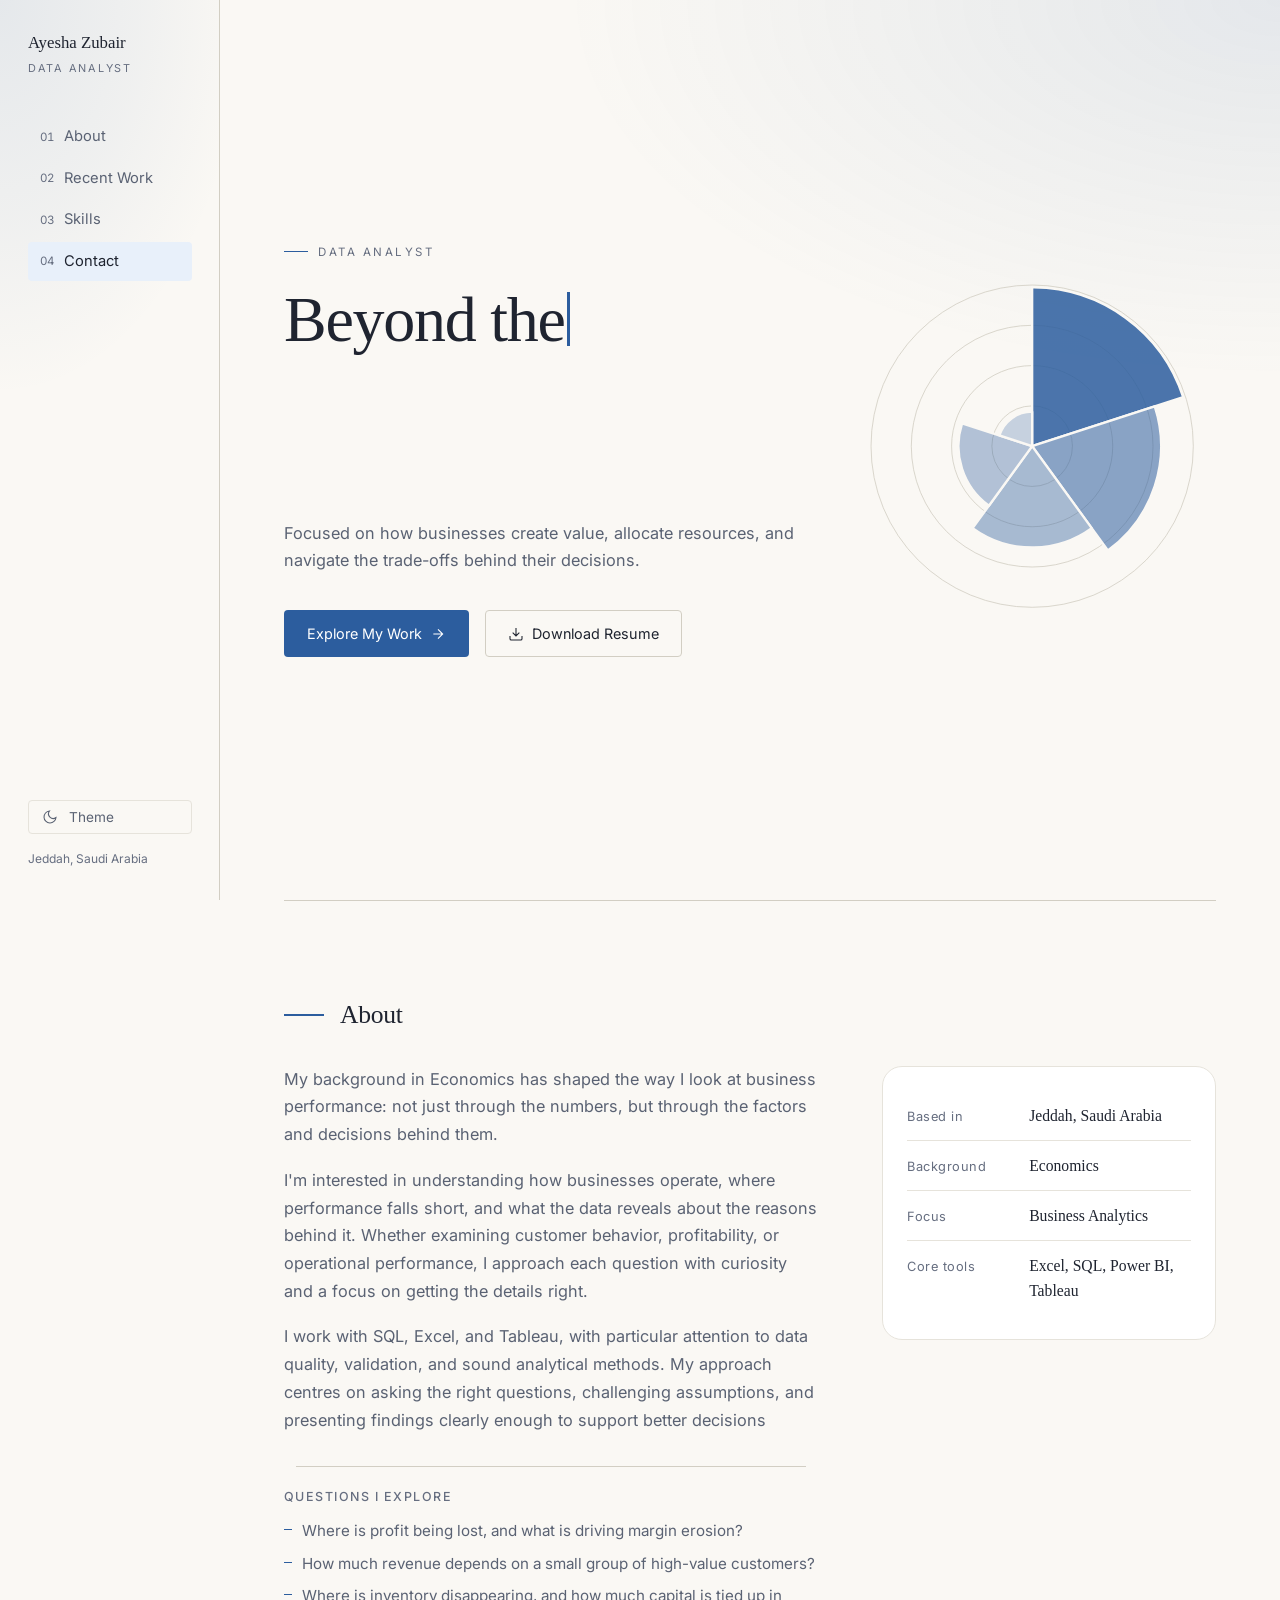
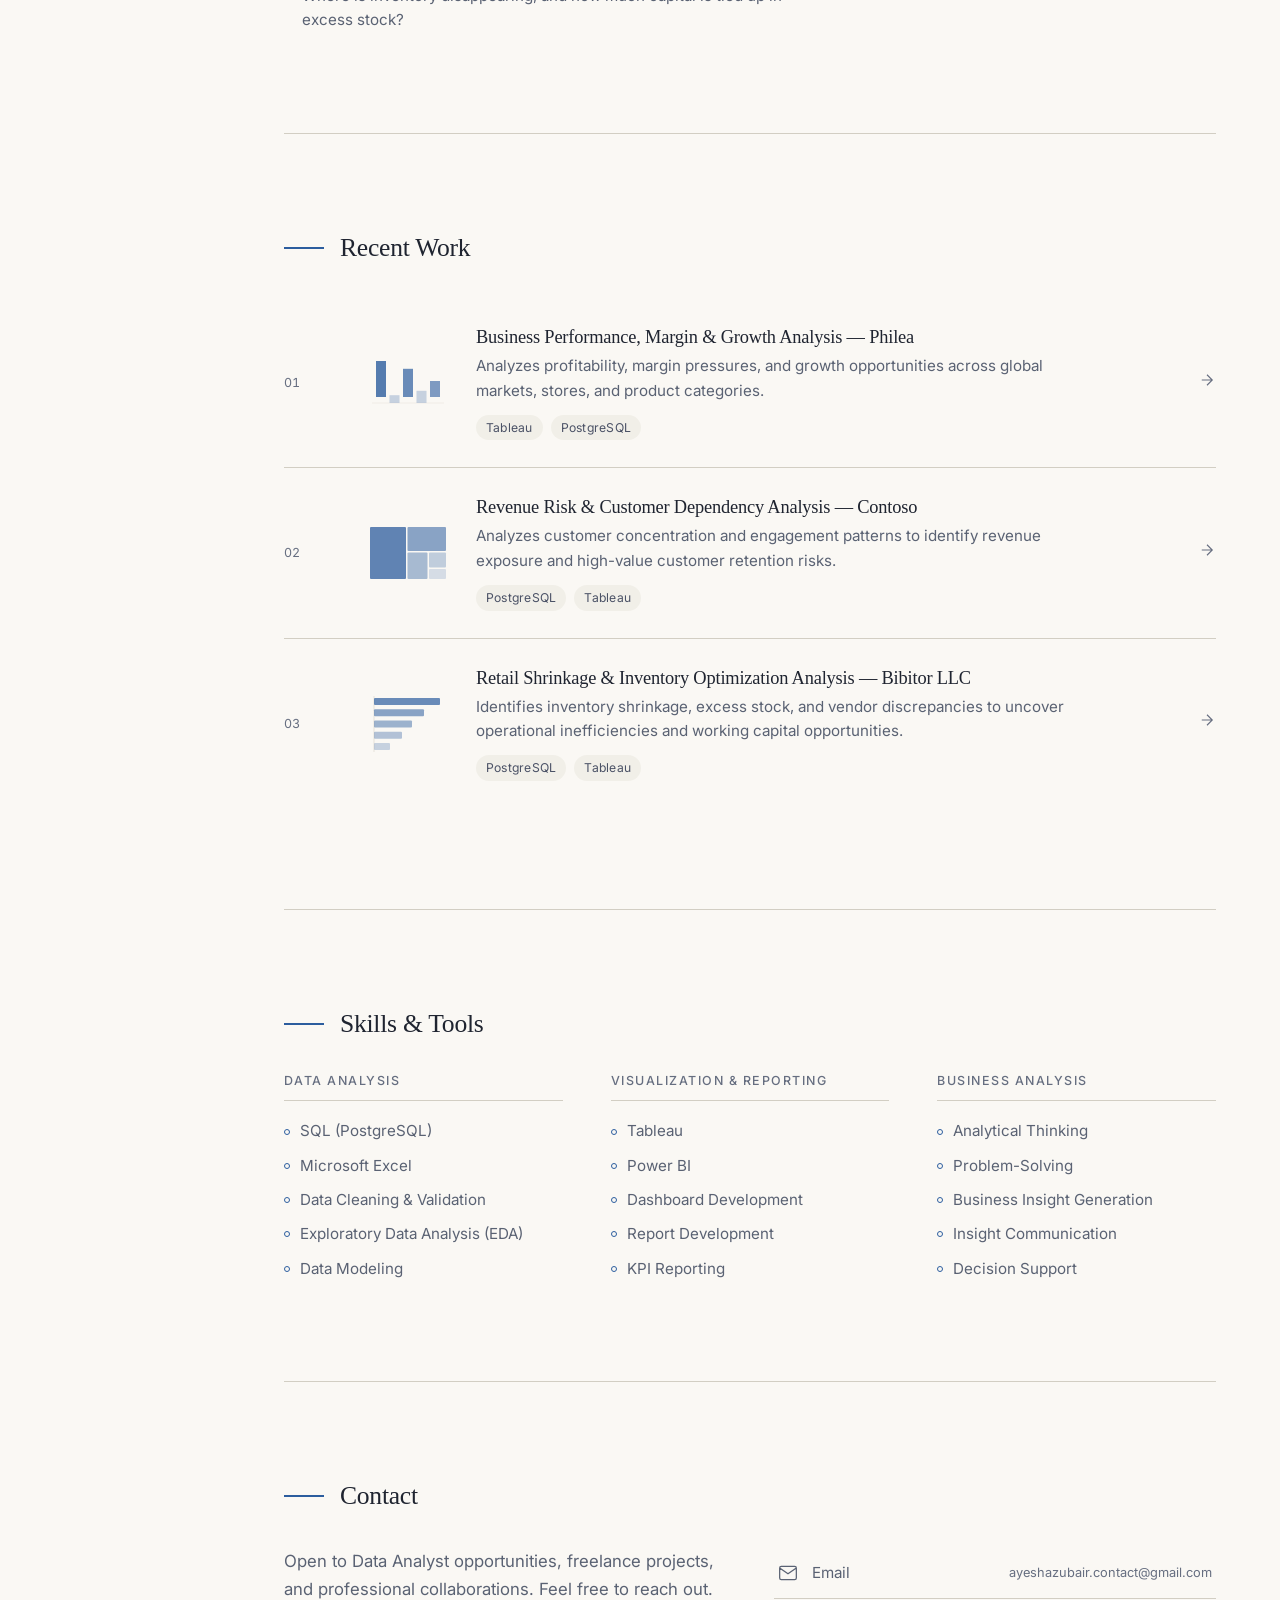
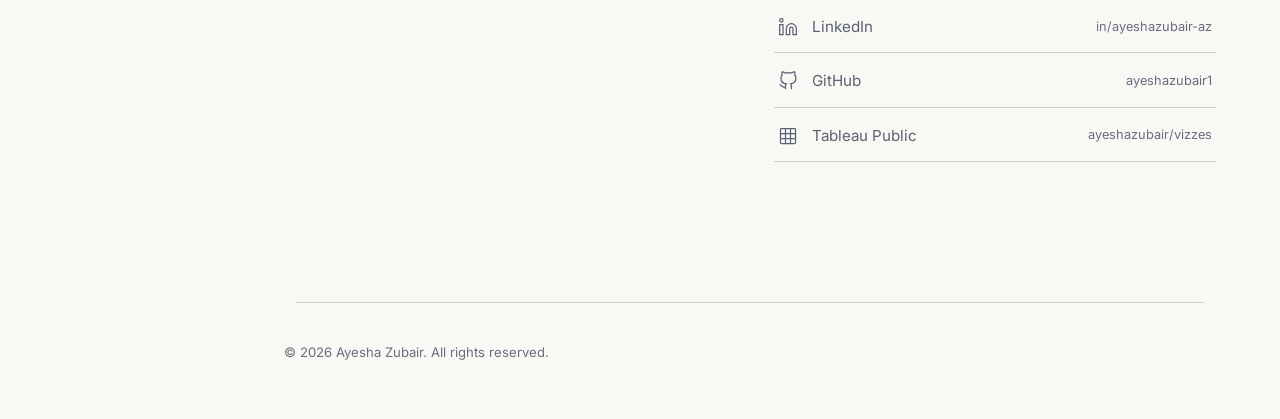
<file: index.html>
<!DOCTYPE html>
<html lang="en" data-theme="light">
<head>
  <meta charset="UTF-8">
  <meta name="viewport" content="width=device-width, initial-scale=1.0">
  <title>Ayesha Zubair — Data Analyst</title>
  <link rel="icon" href="images/icons/favicon.svg" type="image/svg+xml">
  <script>
    (function () {
      var saved = localStorage.getItem('theme');
      var prefersDark = window.matchMedia('(prefers-color-scheme: dark)').matches;
      document.documentElement.setAttribute('data-theme', saved || (prefersDark ? 'dark' : 'light'));
      document.documentElement.classList.add('js');
    })();
  </script>
  <!-- Google Fonts: Inter -->
  <link rel="preconnect" href="https://fonts.googleapis.com">
  <link rel="preconnect" href="https://fonts.gstatic.com" crossorigin>
  <link href="https://fonts.googleapis.com/css2?family=Inter:wght@400;500;600&display=swap" rel="stylesheet">
  <link rel="stylesheet" href="css/main.css">
  <meta property="og:image" content="https://ayeshazubair1.github.io/portfolio/images/og-preview.jpeg">
  <meta property="og:image:width" content="1200">
  <meta property="og:image:height" content="630">
  <meta property="og:title" content="Ayesha Zubair — Data Analyst">
  <meta property="og:type" content="website">
  <meta property="og:url" content="https://ayeshazubair1.github.io/portfolio/">
</head>
<body class="no-js">
  <a href="#main" class="skip-link">Skip to content</a>

  <!-- Loader -->
  <div class="loader" id="loader" aria-hidden="true">
    <div class="loader-name">Ayesha Zubair</div>
    <div class="loader-role">Data Analyst</div>
    <div class="loader-bar" aria-hidden="true"></div>
  </div>

  <!-- Nav overlay (mobile) -->
  <div class="nav-overlay" id="navOverlay"></div>

  <!-- Mobile burger -->
  <button class="nav-burger" id="navBurger" aria-label="Open navigation" aria-expanded="false">
    <span></span>
  </button>

  <!-- Navigation rail -->
  <nav class="nav-rail" id="navRail" aria-label="Primary navigation">
    <button class="mobile-close" id="navClose" aria-label="Close navigation">&times;</button>
    <a href="index.html" class="nav-identity" aria-label="Ayesha Zubair — Homepage">
      <div class="nav-name">Ayesha Zubair</div>
      <div class="nav-role">Data Analyst</div>
    </a>
    <ul class="nav-list">
      <li><a href="#about"><span class="nav-num">01</span>About</a></li>
      <li><a href="#work"><span class="nav-num">02</span>Recent Work</a></li>
      <li><a href="#skills"><span class="nav-num">03</span>Skills</a></li>
      <li><a href="#contact"><span class="nav-num">04</span>Contact</a></li>
    </ul>
    <div class="nav-spacer"></div>
    <button class="theme-toggle" id="themeToggle" aria-label="Toggle color theme">
      <span class="icon-wrap">
        <svg class="sun" viewBox="0 0 24 24"><circle cx="12" cy="12" r="4"/><path d="M12 2v2M12 20v2M4.93 4.93l1.41 1.41M17.66 17.66l1.41 1.41M2 12h2M20 12h2M4.93 19.07l1.41-1.41M17.66 6.34l1.41-1.41"/></svg>
        <svg class="moon" viewBox="0 0 24 24"><path d="M21 12.79A9 9 0 1 1 11.21 3 7 7 0 0 0 21 12.79z"/></svg>
      </span>
      <span class="toggle-label">Theme</span>
    </button>
      <div class="nav-footer">Jeddah, Saudi Arabia</div>

  </nav>

  <!-- Main content -->
  <main id="main">
    <div class="app">

      <!-- Hero -->
      <section class="hero" id="hero" aria-label="Introduction">
        <div class="hero-grid">
          <div class="hero-text">
            <div class="hero-label">Data Analyst</div>
            <h1 class="hero-headline" id="headline">
              <span class="word">Beyond the</span>
              <span class="word">Numbers.</span>
              <span class="word">Into the</span>
              <span class="word">Business.</span>
            </h1>
            <p class="hero-intro">
              Focused on how businesses create value, allocate resources, and navigate the trade-offs behind their decisions.
            </p>
            <div class="hero-actions">
              <a href="#work" class="btn btn-primary">
                Explore My Work
                <svg viewBox="0 0 24 24"><path d="M5 12h14M12 5l7 7-7 7"/></svg>
              </a>
              <a href="AyeshaZubair-Resume.pdf" class="btn btn-secondary" download>
                <svg viewBox="0 0 24 24"><path d="M21 15v4a2 2 0 0 1-2 2H5a2 2 0 0 1-2-2v-4M7 10l5 5 5-5M12 15V3"/></svg>
                Download Resume
              </a>
            </div>
          </div>
          <div class="hero-visual" aria-hidden="true">
            <!-- Abstract data-inspired chart composition -->
            <svg viewBox="0 0 320 320" fill="none">
              <defs>
                <mask id="sweepMask" maskUnits="userSpaceOnUse" x="0" y="0" width="320" height="320">
                  <circle class="sweep" cx="160" cy="160" r="80" pathLength="1" fill="none"
                          stroke="#fff" stroke-width="160" transform="rotate(-90 160 160)"/>
                </mask>
              </defs>

              <!-- Rings -->
              <g class="grid-fade" stroke="var(--border-strong)" stroke-width="0.7">
                <circle cx="160" cy="160" r="35"/>
                <circle cx="160" cy="160" r="70"/>
                <circle cx="160" cy="160" r="105"/>
                <circle cx="160" cy="160" r="140"/>
              </g>

              <!-- Slices -->
              <g mask="url(#sweepMask)">
                <g class="petals" fill="var(--accent)" stroke="var(--bg)" stroke-width="2" stroke-linejoin="round">
                  <path class="petal" fill-opacity="0.85"  d="M160 160 L160 22 A138 138 0 0 1 291.2 117.4 Z"/>
                  <path class="petal" fill-opacity="0.55" d="M160 160 L266.5 125.4 A112 112 0 0 1 225.8 250.6 Z"/>
                  <path class="petal" fill-opacity="0.40" d="M160 160 L211.7 231.2 A88 88 0 0 1 108.3 231.2 Z"/>
                  <path class="petal" fill-opacity="0.35" d="M160 160 L122.4 211.8 A64 64 0 0 1 99.1 140.2 Z"/>
                  <path class="petal" fill-opacity="0.25" d="M160 160 L131.5 150.7 A30 30 0 0 1 160 130 Z"/>
                </g>
              </g>
            </svg>
          </div>
        </div>
      </section>

      <!-- About -->
      <section id="about" class="reveal" aria-label="About">
        <h2 class="section-label">About</h2>
        <div class="about-grid">
          <div class="about-body">
            <p>
              My background in Economics has shaped the way I look at business performance: not just through the numbers,
              but through the factors and decisions behind them.
            </p>
            <p>
              I'm interested in understanding how businesses operate, where performance falls short, and what the data reveals
              about the reasons behind it. Whether examining customer behavior, profitability, or operational performance,
              I approach each question with curiosity and a focus on getting the details right.
            </p>
            <p>
              I work with SQL, Excel, and Tableau, with particular attention to data quality, validation, and sound analytical
              methods. My approach centres on asking the right questions, challenging assumptions, and presenting findings clearly
              enough to support better decisions
            </p>
            <div class="about-focus">
              <h4>Questions I explore</h4>
              <ul>
                <li>Where is profit being lost, and what is driving margin erosion?</li>
                <li>How much revenue depends on a small group of high-value customers?</li>
                <li>Where is inventory disappearing, and how much capital is tied up in excess stock?</li>
              </ul>
            </div>
          </div>
          <div class="about-visual">
            <div class="stat-row">
              <span class="stat-label">Based in</span>
              <span class="stat-value">Jeddah, Saudi Arabia</span>
            </div>
            <div class="stat-row">
              <span class="stat-label">Background</span>
              <span class="stat-value">Economics</span>
            </div>
            <div class="stat-row">
              <span class="stat-label">Focus</span>
              <span class="stat-value">Business Analytics</span>
            </div>
            <div class="stat-row">
              <span class="stat-label">Core tools</span>
              <span class="stat-value">Excel, SQL, Power BI, Tableau</span>
            </div>
          </div>
        </div>
      </section>

      <!-- Recent Work -->
      <section id="work" class="reveal" aria-label="Recent Work">
        <h2 class="section-label">Recent Work</h2>
        <div class="work-list">

          <a href="projects/profitability-growth-analysis.html" class="project-row reveal" data-stagger="0">
            <span class="project-num">01</span>
            <div class="project-thumb">
              <svg viewBox="0 0 88 64" preserveAspectRatio="none">
                <!-- baseline -->
                <line x1="8" y1="52" x2="80" y2="52" stroke="var(--border)" stroke-width="0.5"/>

                <!-- bars: 361M, -78M, 283M, -122M, 161M -->
                <g fill="var(--accent)">
                  <rect x="12"   y="10"   width="10" height="36"   opacity="0.8"/>
                  <rect x="25.5" y="44.2" width="10" height="7.8"  opacity="0.25"/>
                  <rect x="39"   y="17.8" width="10" height="28.2" opacity="0.7"/>
                  <rect x="52.5" y="39.8" width="10" height="12.2" opacity="0.25"/>
                  <rect x="66"   y="30"   width="10" height="16"   opacity="0.6"/>
                </g>
              </svg>
            </div>
            <div class="project-info">
              <h3>Business Performance, Margin &amp; Growth Analysis — Philea</h3>
              <p>Analyzes profitability, margin pressures, and growth opportunities across global markets, stores, and product
                categories.</p>
              <div class="project-chips">
                <span class="chip">Tableau</span>
                <span class="chip">PostgreSQL</span>
              </div>
            </div>
            <span class="project-arrow"><svg viewBox="0 0 24 24"><path d="M5 12h14M12 5l7 7-7 7"/></svg></span>
          </a>

          <a href="projects/revenue-risk-analysis.html" class="project-row reveal" data-stagger="1">
            <span class="project-num">02</span>
            <div class="project-thumb">
              <svg viewBox="0 0 88 64" preserveAspectRatio="none">
                <g fill="var(--accent)">
                  <rect x="6"    y="6"    width="36"   height="52"   opacity="0.75" rx="1"/>
                  <rect x="43.5" y="6"    width="38.5" height="24"   opacity="0.55" rx="1"/>
                  <rect x="43.5" y="31.5" width="20"   height="26.5" opacity="0.4"  rx="1"/>
                  <rect x="65"   y="31.5" width="17"   height="15"   opacity="0.28" rx="1"/>
                  <rect x="65"   y="48"   width="17"   height="10"   opacity="0.18" rx="1"/>
                </g>
              </svg>
            </div>
            <div class="project-info">
              <h3>Revenue Risk &amp; Customer Dependency Analysis — Contoso</h3>
              <p>Analyzes customer concentration and engagement patterns to identify revenue exposure and high-value customer
                retention risks.</p>
              <div class="project-chips">
                <span class="chip">PostgreSQL</span>
                <span class="chip">Tableau</span>
              </div>
            </div>
            <span class="project-arrow"><svg viewBox="0 0 24 24"><path d="M5 12h14M12 5l7 7-7 7"/></svg></span>
          </a>

          <a href="projects/retail-shrinkage-analysis.html" class="project-row reveal" data-stagger="2">
            <span class="project-num">03</span>
            <div class="project-thumb">
              <svg viewBox="0 0 88 64" preserveAspectRatio="none">
                <!-- axis -->
                <line x1="10" y1="4" x2="10" y2="60" stroke="var(--border-strong)" stroke-width="0.5"/>

                <!-- bars, largest to smallest -->
                <g fill="var(--accent)">
                  <rect x="10" y="6"     width="66" height="7" opacity="0.7"  rx="1"/>
                  <rect x="10" y="17.25" width="50" height="7" opacity="0.55" rx="1"/>
                  <rect x="10" y="28.5"  width="38" height="7" opacity="0.45" rx="1"/>
                  <rect x="10" y="39.75" width="28" height="7" opacity="0.35" rx="1"/>
                  <rect x="10" y="51"    width="16" height="7" opacity="0.25" rx="1"/>
                </g>
              </svg>
            </div>
            <div class="project-info">
              <h3>Retail Shrinkage &amp; Inventory Optimization Analysis — Bibitor LLC</h3>
              <p>Identifies inventory shrinkage, excess stock, and vendor discrepancies to uncover operational inefficiencies and
                working capital opportunities.</p>
              <div class="project-chips">
                <span class="chip">PostgreSQL</span>
                <span class="chip">Tableau</span>
              </div>
            </div>
            <span class="project-arrow"><svg viewBox="0 0 24 24"><path d="M5 12h14M12 5l7 7-7 7"/></svg></span>
          </a>
        </div>
      </section>

      <!-- Skills -->
      <section id="skills" class="reveal" aria-label="Skills and Tools">
        <h2 class="section-label">Skills &amp; Tools</h2>
        <div class="skills-grid">
          <div class="skill-group">
            <h4>Data Analysis</h4>
            <ul class="skill-list">
              <li>SQL (PostgreSQL)</li>
              <li>Microsoft Excel</li>
              <li>Data Cleaning &amp; Validation</li>
              <li>Exploratory Data Analysis (EDA)</li>
              <li>Data Modeling</li>
            </ul>
          </div>
          <div class="skill-group">
            <h4>Visualization &amp; Reporting</h4>
            <ul class="skill-list">
              <li>Tableau</li>
              <li>Power BI</li>
              <li>Dashboard Development</li>
              <li>Report Development</li>
              <li>KPI Reporting</li>
            </ul>
          </div>
          <div class="skill-group">
            <h4>Business Analysis</h4>
            <ul class="skill-list">
              <li>Analytical Thinking</li>
              <li>Problem-Solving</li>
              <li>Business Insight Generation</li>
              <li>Insight Communication</li>
              <li>Decision Support</li>
            </ul>
          </div>
        </div>
      </section>

      <!-- Contact -->
      <section id="contact" class="reveal" aria-label="Contact">
        <h2 class="section-label">Contact</h2>
        <div class="contact-grid">
          <p class="contact-intro">
            Open to Data Analyst opportunities, freelance projects, and professional collaborations. Feel free to reach out.
          </p>
          <div class="contact-links">
            <a class="contact-link" href="mailto:ayeshazubair.contact@gmail.com">
              <svg viewBox="0 0 24 24"><path d="M4 4h16c1.1 0 2 .9 2 2v12c0 1.1-.9 2-2 2H4c-1.1 0-2-.9-2-2V6c0-1.1.9-2 2-2zM22 6l-10 7L2 6"/></svg>
              <span class="label">Email</span>
              <span class="value">ayeshazubair.contact@gmail.com</span>
            </a>
            <a class="contact-link" href="https://www.linkedin.com/in/ayeshazubair-az/" target="_blank" rel="noopener">
              <svg viewBox="0 0 24 24"><path d="M16 8a6 6 0 0 1 6 6v7h-4v-7a2 2 0 0 0-4 0v7h-4v-7a6 6 0 0 1 6-6zM2 9h4v12H2zM4 6a2 2 0 1 0 0-4 2 2 0 0 0 0 4z"/></svg>
              <span class="label">LinkedIn</span>
              <span class="value">in/ayeshazubair-az</span>
            </a>
            <a class="contact-link" href="https://github.com/ayeshazubair1" target="_blank" rel="noopener">
              <svg viewBox="0 0 24 24"><path d="M9 19c-5 1.5-5-2.5-7-3m14 6v-3.87a3.37 3.37 0 0 0-.94-2.61c3.14-.35 6.44-1.54 6.44-7A5.44 5.44 0 0 0 20 4.77 5.07 5.07 0 0 0 19.91 1S18.73.65 16 2.48a13.38 13.38 0 0 0-7 0C6.27.65 5.09 1 5.09 1A5.07 5.07 0 0 0 5 4.77a5.44 5.44 0 0 0-1.5 3.78c0 5.42 3.3 6.61 6.44 7A3.37 3.37 0 0 0 9 18.13V22"/></svg>
              <span class="label">GitHub</span>
              <span class="value">ayeshazubair1</span>
            </a>
            <a class="contact-link" href="https://public.tableau.com/app/profile/ayeshazubair/vizzes" target="_blank" rel="noopener">
              <svg viewBox="0 0 24 24"><rect x="3" y="3" width="18" height="18" rx="1" stroke="currentColor" fill="none"/><path d="M3 9h18M9 3v18M3 15h18M15 3v18" stroke="currentColor"/></svg>
              <span class="label">Tableau Public</span>
              <span class="value">ayeshazubair/vizzes</span>
            </a>
          </div>
        </div>
      </section>

      <!-- Footer -->
      <footer class="footer">
        <div class="footer-row">
          <span class="footer-copy">&copy; <span id="year">2026</span> Ayesha Zubair. All rights reserved.</span>
        </div>
      </footer>

    </div>
  </main>

  <script src="js/main.js" defer></script>
</body>
</html>
</file>
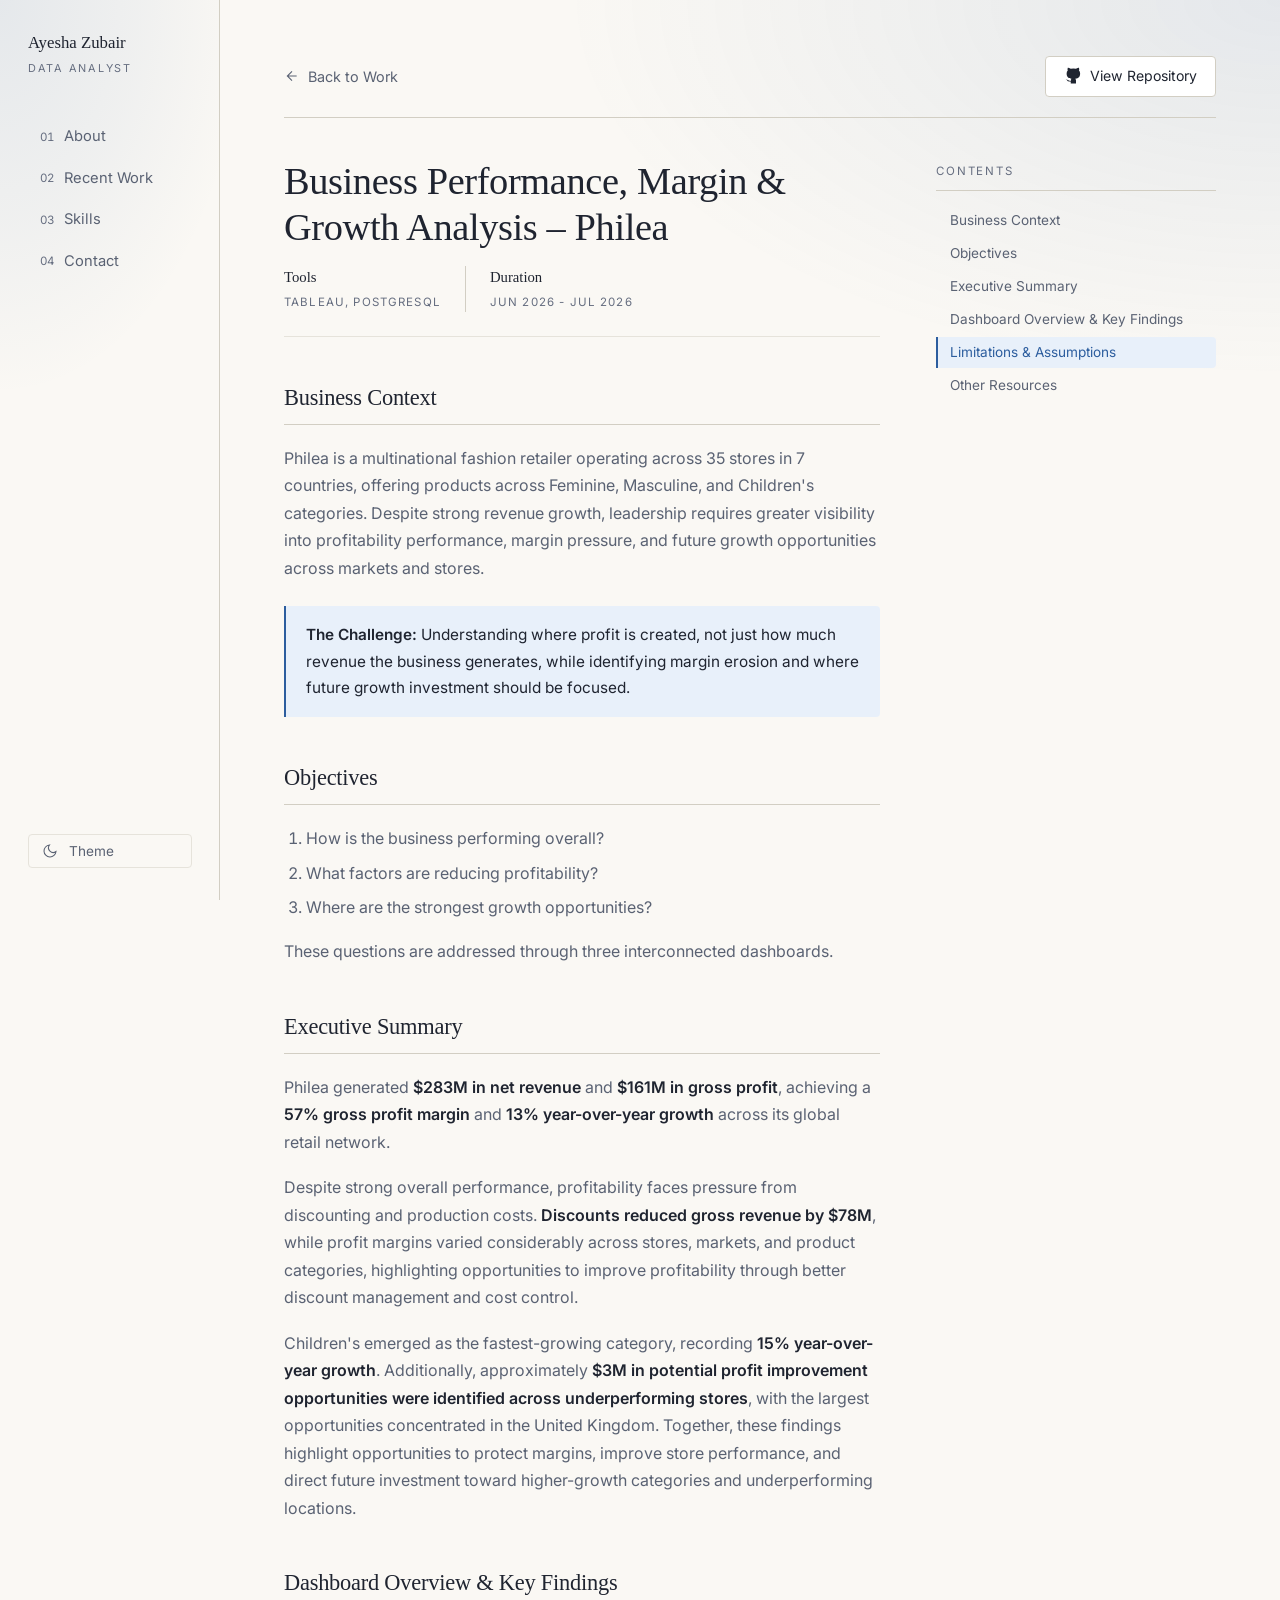
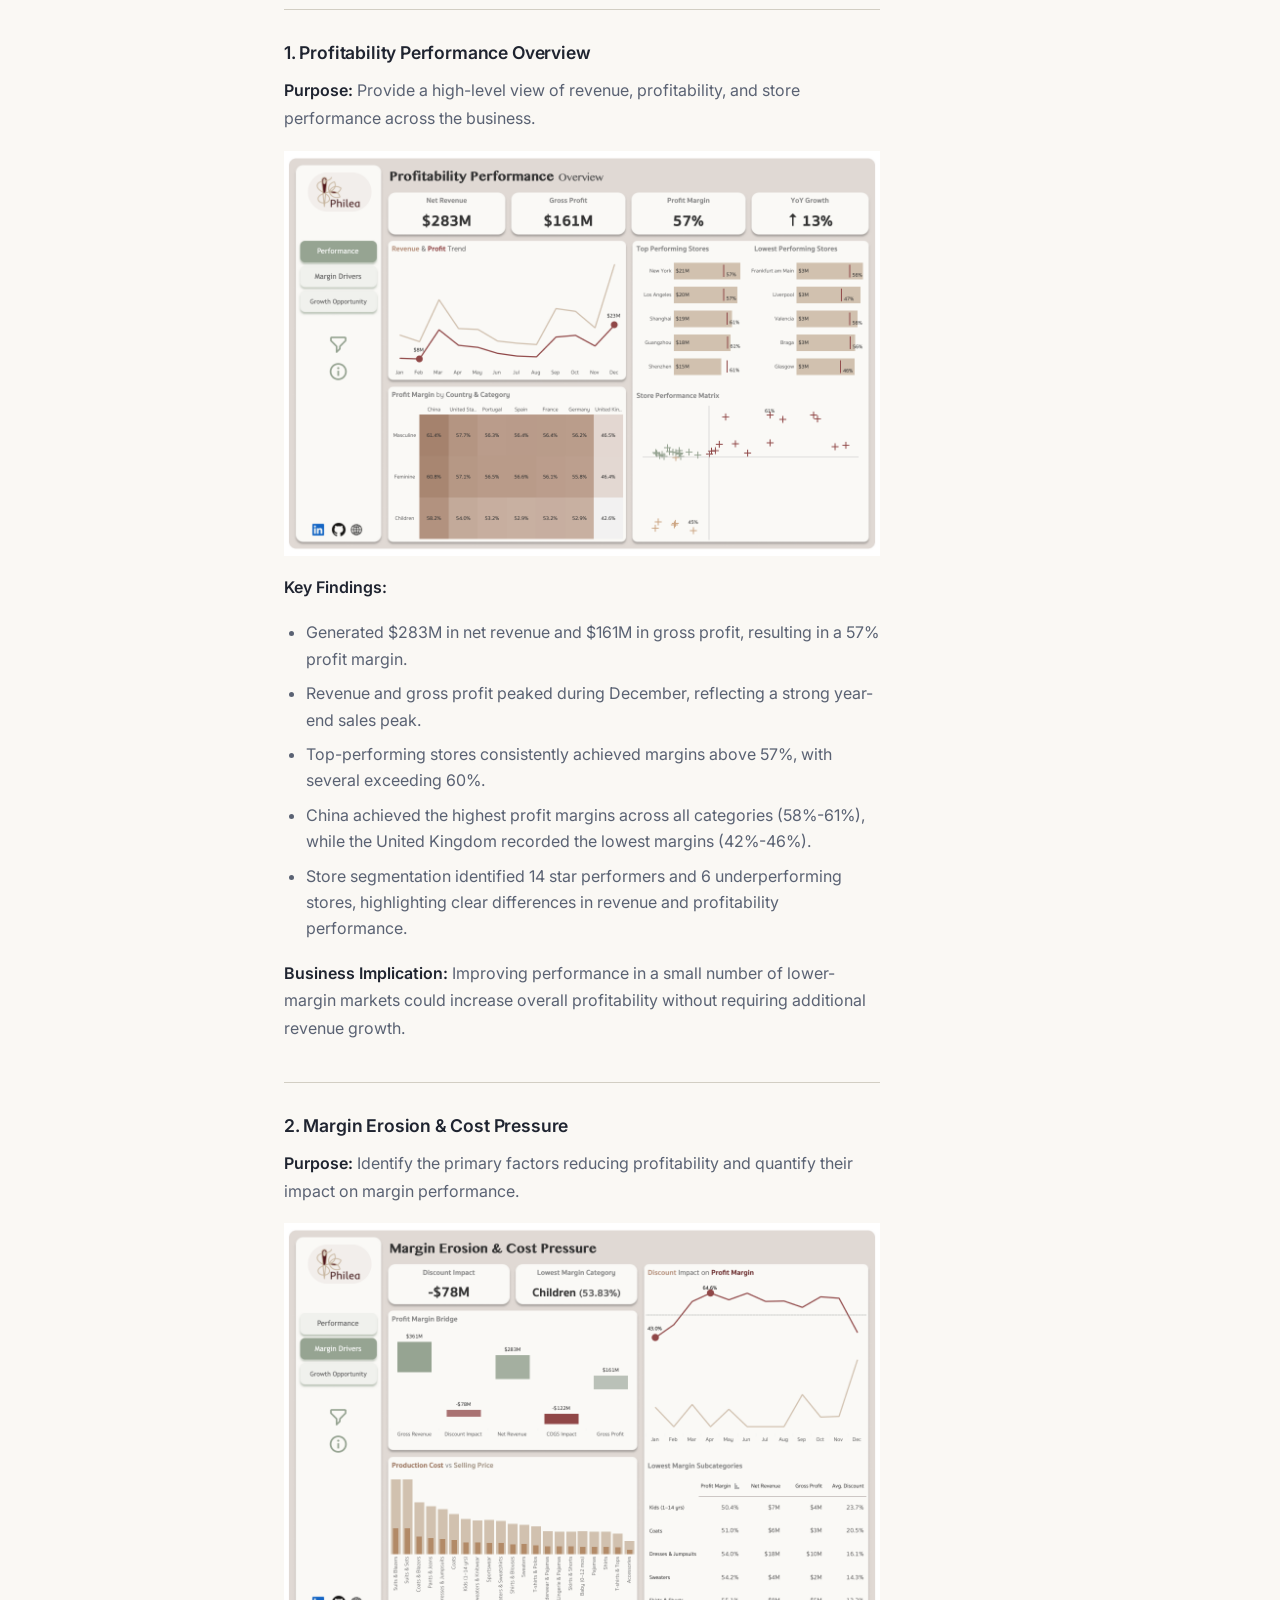
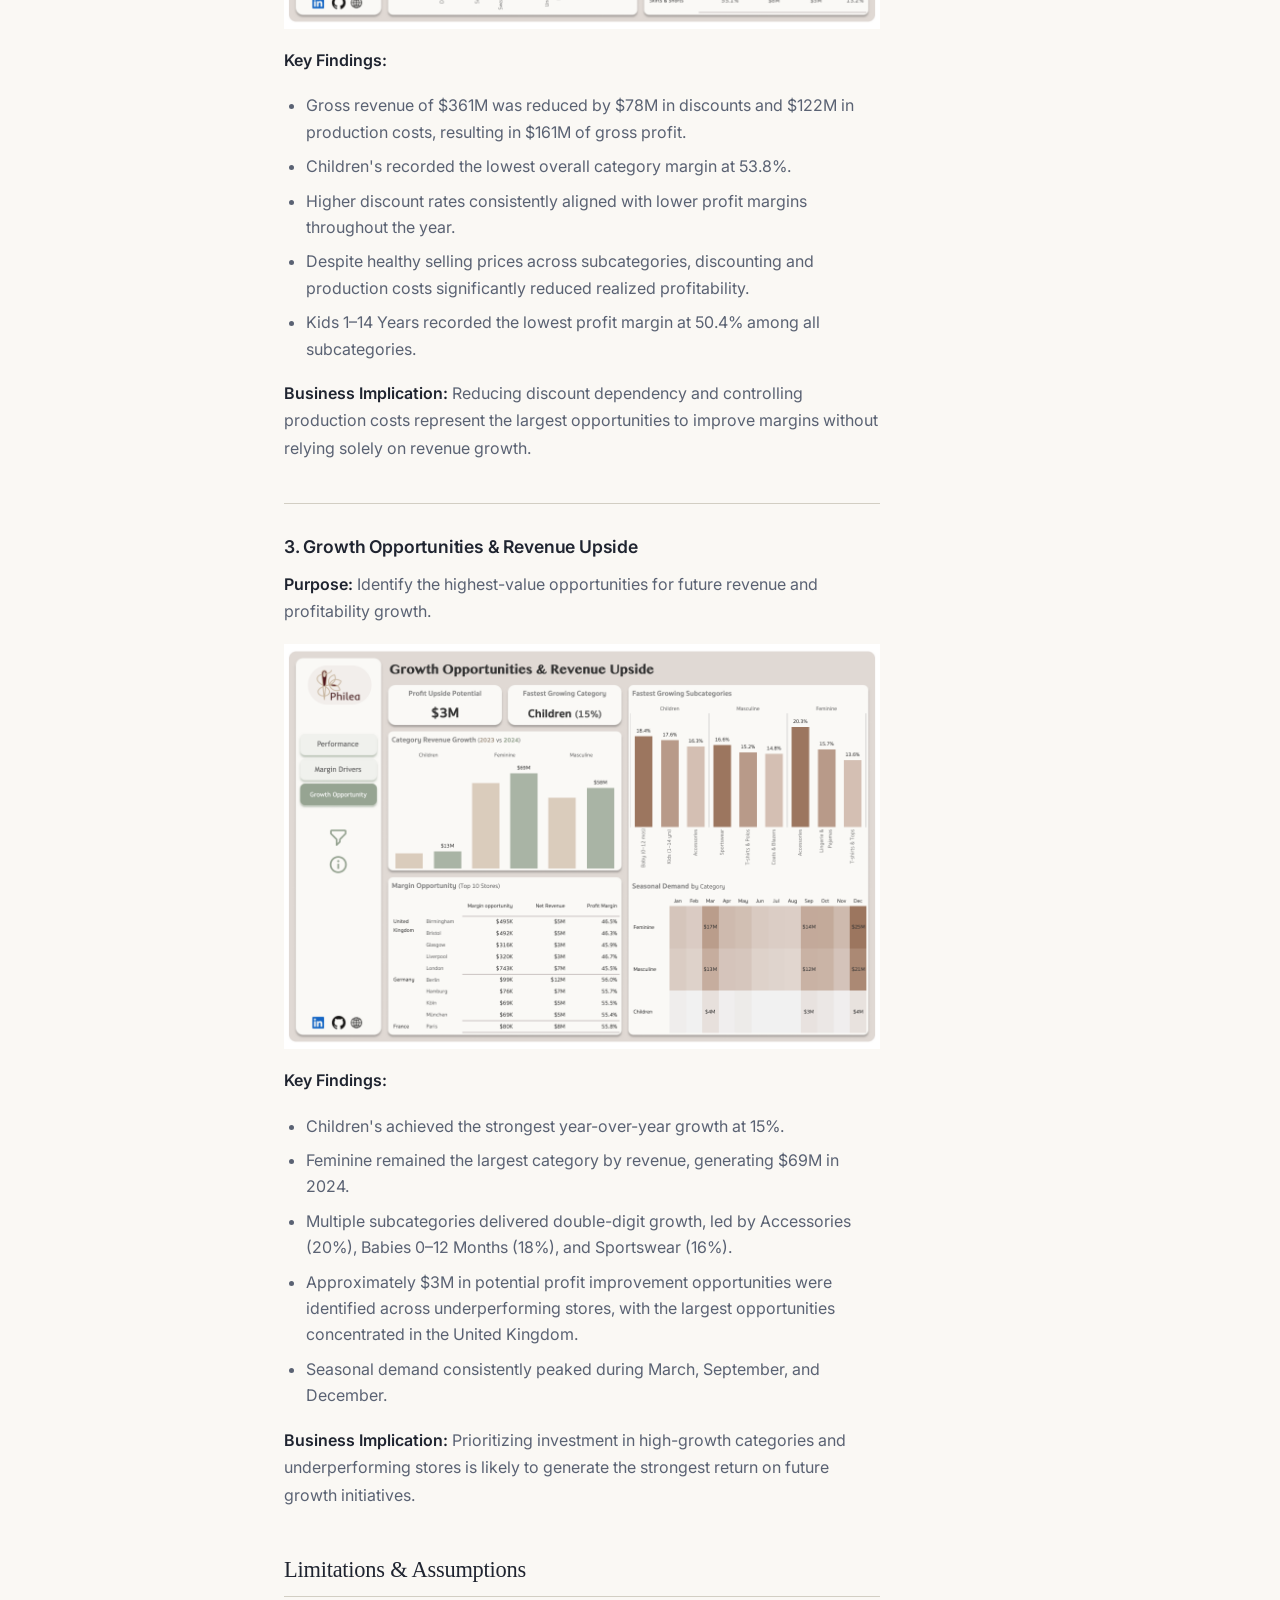
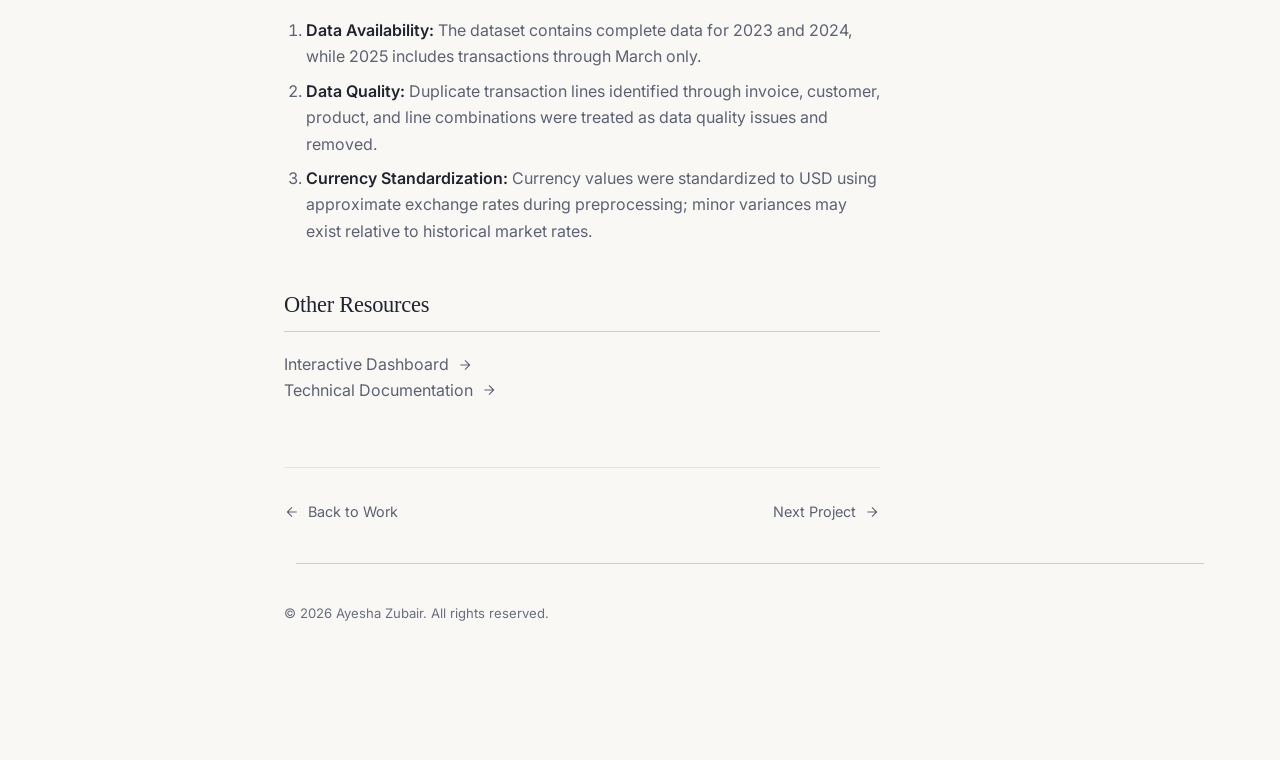
<file: projects/profitability-growth-analysis.html>
<!DOCTYPE html>
<html lang="en" data-theme="light">
<head>
  <meta charset="UTF-8">
  <meta name="viewport" content="width=device-width, initial-scale=1.0">
  <title>Business Performance, Margin &amp; Growth Analysis – Philea</title>
  <meta name="description" content="Examines profitability, margin performance, and growth opportunities across markets, stores, and product categories.">
  <link rel="icon" href="../images/icons/favicon.svg" type="image/svg+xml">
  <script>
    (function () {
      var saved = localStorage.getItem('theme');
      var prefersDark = window.matchMedia('(prefers-color-scheme: dark)').matches;
      document.documentElement.setAttribute('data-theme', saved || (prefersDark ? 'dark' : 'light'));
      document.documentElement.classList.add('js');
    })();
  </script>
    <!-- Google Fonts: Inter -->
  <link rel="preconnect" href="https://fonts.googleapis.com">
  <link rel="preconnect" href="https://fonts.gstatic.com" crossorigin>
  <link href="https://fonts.googleapis.com/css2?family=Inter:wght@400;500;600&display=swap" rel="stylesheet">
  <link rel="stylesheet" href="../css/main.css">
  <link rel="stylesheet" href="../css/project.css">
</head>
<body class="no-js">
  <a href="#main" class="skip-link">Skip to content</a>

  <div class="nav-overlay" id="navOverlay"></div>
  <button class="nav-burger" id="navBurger" aria-label="Open navigation" aria-expanded="false">
    <span></span>
  </button>

  <nav class="nav-rail" id="navRail" aria-label="Primary navigation">
    <button class="mobile-close" id="navClose" aria-label="Close navigation">&times;</button>
    <div class="nav-identity">
      <a href="../index.html" style="text-decoration:none;color:inherit;">
        <div class="nav-name">Ayesha Zubair</div>
        <div class="nav-role">Data Analyst</div>
      </a>
    </div>
    <ul class="nav-list">
      <li><a href="../index.html#about"><span class="nav-num">01</span>About</a></li>
      <li><a href="../index.html#work"><span class="nav-num">02</span>Recent Work</a></li>
      <li><a href="../index.html#skills"><span class="nav-num">03</span>Skills</a></li>
      <li><a href="../index.html#contact"><span class="nav-num">04</span>Contact</a></li>
    </ul>
    <div class="nav-spacer"></div>
    <button class="theme-toggle" id="themeToggle" aria-label="Toggle color theme">
      <span class="icon-wrap">
        <svg class="sun" viewBox="0 0 24 24"><circle cx="12" cy="12" r="4"/><path d="M12 2v2M12 20v2M4.93 4.93l1.41 1.41M17.66 17.66l1.41 1.41M2 12h2M20 12h2M4.93 19.07l1.41-1.41M17.66 6.34l1.41-1.41"/></svg>
        <svg class="moon" viewBox="0 0 24 24"><path d="M21 12.79A9 9 0 1 1 11.21 3 7 7 0 0 0 21 12.79z"/></svg>
      </span>
      <span class="toggle-label">Theme</span>
    </button>
  </nav>

  <main id="main" class="project-page">
    <div class="app">

      <div class="util-row">
        <a href="../index.html#work" class="back-link" id="backLink">
          <svg viewBox="0 0 24 24"><path d="M19 12H5M12 19l-7-7 7-7"/></svg>
          Back to Work
        </a>
        <a href="https://github.com/ayeshazubair1/retail-profitability-growth" class="repo-btn" target="_blank" rel="noopener">
          <svg viewBox="0 0 24 24"><path d="M9 19c-5 1.5-5-2.5-7-3m14 6v-3.87a3.37 3.37 0 0 0-.94-2.61c3.14-.35 6.44-1.54 6.44-7A5.44 5.44 0 0 0 20 4.77 5.07 5.07 0 0 0 19.91 1S18.73.65 16 2.48a13.38 13.38 0 0 0-7 0C6.27.65 5.09 1 5.09 1A5.07 5.07 0 0 0 5 4.77a5.44 5.44 0 0 0-1.5 3.78c0 5.42 3.3 6.61 6.44 7A3.37 3.37 0 0 0 9 18.13V22"/></svg>
          View Repository
        </a>
      </div>

      <button class="toc-toggle" id="tocToggle" aria-expanded="false">
        <span>Contents</span>
        <svg viewBox="0 0 24 24"><path d="M6 9l6 6 6-6"/></svg>
      </button>
      <div class="toc-mobile" id="tocMobile">
        <ul class="toc-list" id="tocMobileList"></ul>
      </div>

      <div class="doc-layout">
        <article class="doc-article">
          <h1 class="proj-title">Business Performance, Margin &amp; Growth Analysis – Philea</h1>

          <div class="proj-meta">
            <div class="meta-item">
              <span class="meta-value">Tools</span>
              <span class="meta-label">Tableau, PostgreSQL</span>
            </div>
            <div class="meta-item">
              <span class="meta-value">Duration</span>
              <span class="meta-label">Jun 2026 - Jul 2026</span>
            </div>
          </div>

            <h2 id="business-context">Business Context</h2>
            <p>Philea is a multinational fashion retailer operating across 35 stores in 7 countries, offering products across Feminine, Masculine, and Children&#39;s categories.
              Despite strong revenue growth, leadership requires greater visibility into profitability performance, margin pressure, and future growth opportunities across markets and stores.</p>

              <div class="highlight-callout">
                <p><strong>The Challenge:</strong> Understanding where profit is created, not just how much revenue the business
                  generates, while identifying margin erosion and where future growth investment should be focused.</p>
              </div>

            <h2 id="objectives">Objectives</h2>
            <ol>
            <li>How is the business performing overall?</li>
            <li>What factors are reducing profitability?</li>
            <li>Where are the strongest growth opportunities?</li>
            </ol>
            <p>These questions are addressed through three interconnected dashboards.</p>


            <h2 id="executive-summary">Executive Summary</h2>
            <p>Philea generated <strong>$283M in net revenue</strong> and <strong>$161M in gross profit</strong>, achieving a <strong>57% gross profit margin</strong> and <strong>13% year-over-year growth</strong> across its global retail network.</p>
            <p>Despite strong overall performance, profitability faces pressure from discounting and production costs. <strong>Discounts reduced gross revenue by $78M</strong>, while profit margins varied considerably across stores, markets, and product categories, highlighting opportunities to improve profitability through better discount management and cost control.</p>
            <p>Children&#39;s emerged as the fastest-growing category, recording <strong>15% year-over-year growth</strong>. Additionally, approximately <strong>$3M in potential profit improvement opportunities were identified across underperforming stores</strong>, with the largest opportunities concentrated in the United Kingdom. Together, these findings highlight opportunities to protect margins, improve store performance, and direct future investment toward higher-growth categories and underperforming locations. </p>


            <h2 id="dashboard-overview-key-findings">Dashboard Overview &amp; Key Findings</h2>
            <h3 id="1-profitability-performance-overview">1. Profitability Performance Overview</h3>
            <p><strong>Purpose:</strong> Provide a high-level view of revenue, profitability, and store performance across the business.    </p>
            <p>
              <a href="../images/philea_dashboards/01_performance_dashboard.png" target="_blank" rel="noopener">
                <img src="../images/philea_dashboards/01_performance_dashboard.png" class="dashboard-img" alt="Profitability performance overview dashboard">
              </a>
            </p>

            <p><strong>Key Findings:</strong></p>
            <ul>
            <li>Generated $283M in net revenue and $161M in gross profit, resulting in a 57% profit margin.</li>
            <li>Revenue and gross profit peaked during December, reflecting a strong year-end sales peak.</li>
            <li>Top-performing stores consistently achieved margins above 57%, with several exceeding 60%. </li>
            <li>China achieved the highest profit margins across all categories (58%-61%), while the United Kingdom recorded the lowest margins (42%-46%).</li>
            <li>Store segmentation identified 14 star performers and 6 underperforming stores, highlighting clear differences in revenue and profitability performance.   </li>
            </ul>
            <p><strong>Business Implication:</strong> Improving performance in a small number of lower-margin markets could increase overall profitability without requiring additional revenue growth.</p>

            <hr>

            <h3 id="2-margin-erosion-cost-pressure">2. Margin Erosion &amp; Cost Pressure</h3>
            <p><strong>Purpose:</strong> Identify the primary factors reducing profitability and quantify their impact on margin performance.</p>
            <p>
              <a href="../images/philea_dashboards/02_margin_dashboard.png" target="_blank" rel="noopener">
                <img src="../images/philea_dashboards/02_margin_dashboard.png" class="dashboard-img" alt="Margin erosion and cost pressure dashboard">
              </a>
            </p>

            <p><strong>Key Findings:</strong></p>
            <ul>
            <li>Gross revenue of $361M was reduced by $78M in discounts and $122M in production costs, resulting in $161M of gross profit.</li>
            <li>Children&#39;s recorded the lowest overall category margin at 53.8%.</li>
            <li>Higher discount rates consistently aligned with lower profit margins throughout the year.</li>
            <li>Despite healthy selling prices across subcategories, discounting and production costs significantly reduced realized profitability.</li>
            <li>Kids 1–14 Years recorded the lowest profit margin at 50.4% among all subcategories.</li>
            </ul>
            <p><strong>Business Implication:</strong> Reducing discount dependency and controlling production costs represent the largest opportunities to improve margins without relying solely on revenue growth.</p>

            <hr>

            <h3 id="3-growth-opportunities-revenue-upside">3. Growth Opportunities &amp; Revenue Upside</h3>
            <p><strong>Purpose:</strong> Identify the highest-value opportunities for future revenue and profitability growth.</p>
            <p>
              <a href="../images/philea_dashboards/03_growth_dashboard.png" target="_blank" rel="noopener">
                <img src="../images/philea_dashboards/03_growth_dashboard.png" class="dashboard-img" alt="Growth opportunities and revenue upside dashboard">
              </a>
            </p>

            <p><strong>Key Findings:</strong></p>
            <ul>
            <li>Children&#39;s achieved the strongest year-over-year growth at 15%.</li>
            <li>Feminine remained the largest category by revenue, generating $69M in 2024.</li>
            <li>Multiple subcategories delivered double-digit growth, led by Accessories (20%), Babies 0–12 Months (18%), and Sportswear (16%).</li>
            <li>Approximately $3M in potential profit improvement opportunities were identified across underperforming stores, with the largest opportunities concentrated in the United Kingdom.</li>
            <li>Seasonal demand consistently peaked during March, September, and December.</li>
            </ul>
            <p><strong>Business Implication:</strong> Prioritizing investment in high-growth categories and underperforming stores is likely to generate the strongest return on future growth initiatives.</p>

          <h2 id="limitations-assumptions">Limitations &amp; Assumptions</h2>
            <ol>
              <li><strong>Data Availability:</strong> The dataset contains complete data for 2023 and 2024, while 2025 includes transactions through March only.</li>
              <li><strong>Data Quality:</strong> Duplicate transaction lines identified through invoice, customer, product, and line combinations were treated as data quality issues and removed.</li>
              <li><strong>Currency Standardization:</strong> Currency values were standardized to USD using approximate exchange rates during preprocessing; minor variances may exist relative to historical market rates.</li>
            </ol>

            <h2 id="other-resources">Other Resources</h2>
            <a href="https://public.tableau.com/app/profile/ayeshazubair/viz/PerformanceMarginGrowthAnalysisPhilea/performancedashboard" class="arrow-link" target="_blank" rel="noopener">
              Interactive Dashboard
              <svg viewBox="0 0 24 24"><path d="M5 12h14M12 5l7 7-7 7"/></svg>
            </a><br>
            <a href="https://github.com/ayeshazubair1/retail-profitability-growth/blob/main/technical_documentation.md" class="arrow-link" target="_blank" rel="noopener">
              Technical Documentation
              <svg viewBox="0 0 24 24"><path d="M5 12h14M12 5l7 7-7 7"/></svg>
            </a>

          <div class="proj-footer">
            <a href="../index.html#work">
              <svg viewBox="0 0 24 24"><path d="M19 12H5M12 19l-7-7 7-7"/></svg>
              Back to Work
            </a>
            <a href="revenue-risk-analysis.html">
              Next Project
              <svg viewBox="0 0 24 24"><path d="M5 12h14M12 5l7 7-7 7"/></svg>
            </a>
          </div>
        </article>

        <aside class="toc" aria-label="Table of contents">
          <div class="toc-label">Contents</div>
          <ul class="toc-list" id="tocList"></ul>
        </aside>
      </div>

      <footer class="footer">
        <div class="footer-row">
          <span class="footer-copy">&copy; <span id="year">2026</span> Ayesha Zubair. All rights reserved.</span>
        </div>
      </footer>

    </div>
  </main>

  <script src="../js/project.js" defer></script>
</body>
</html>
</file>
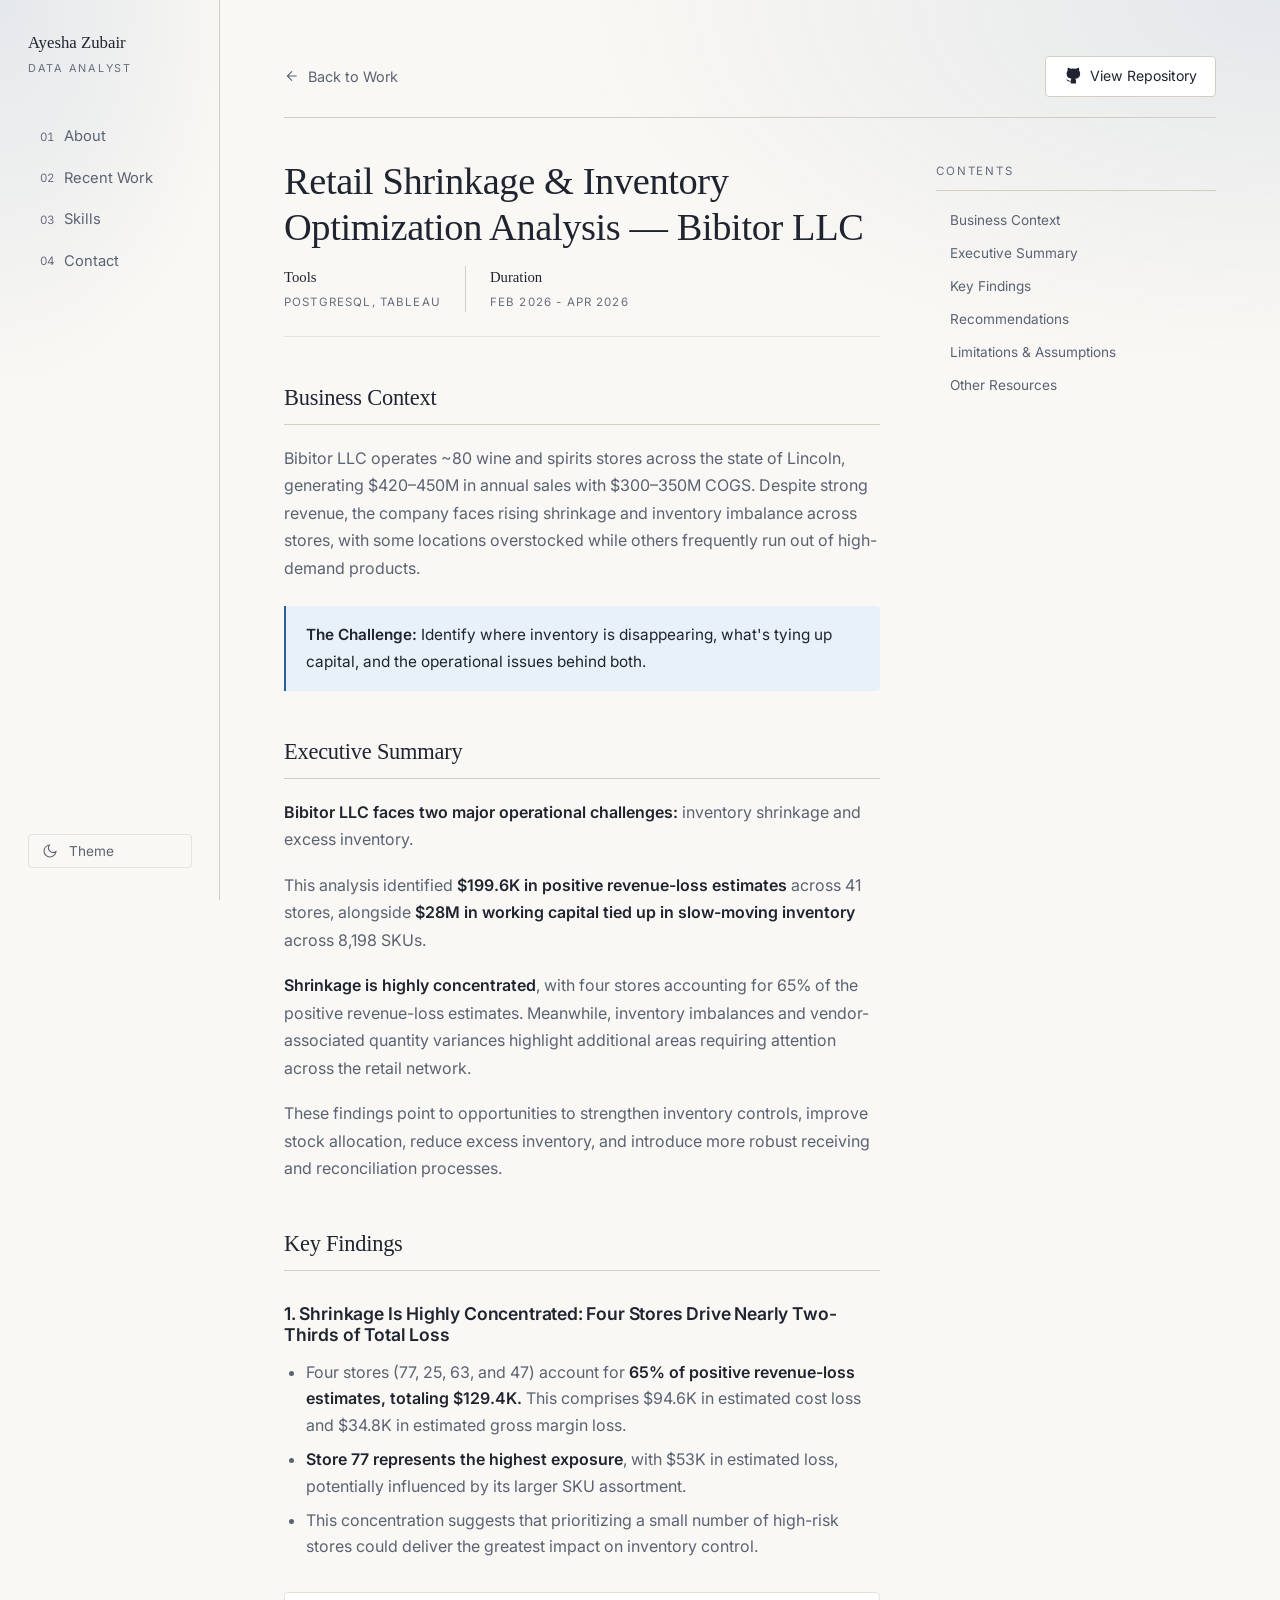
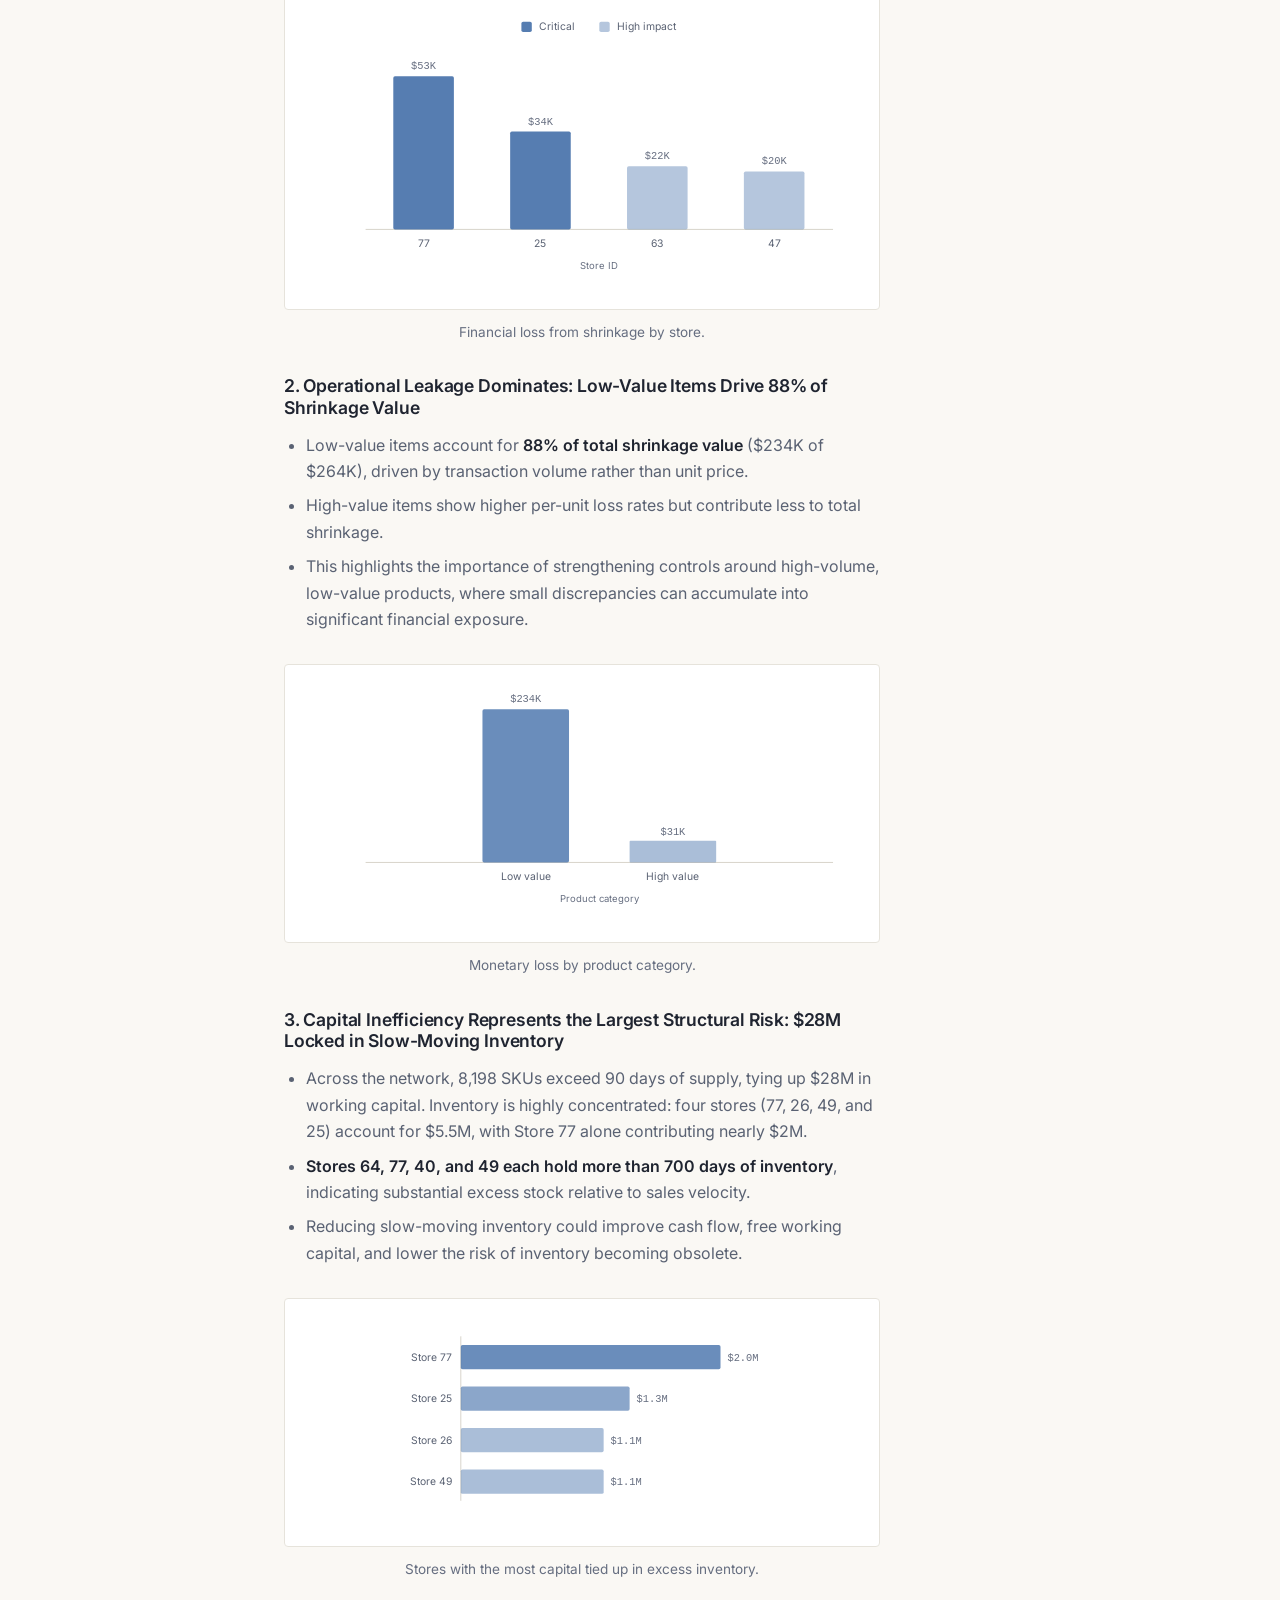
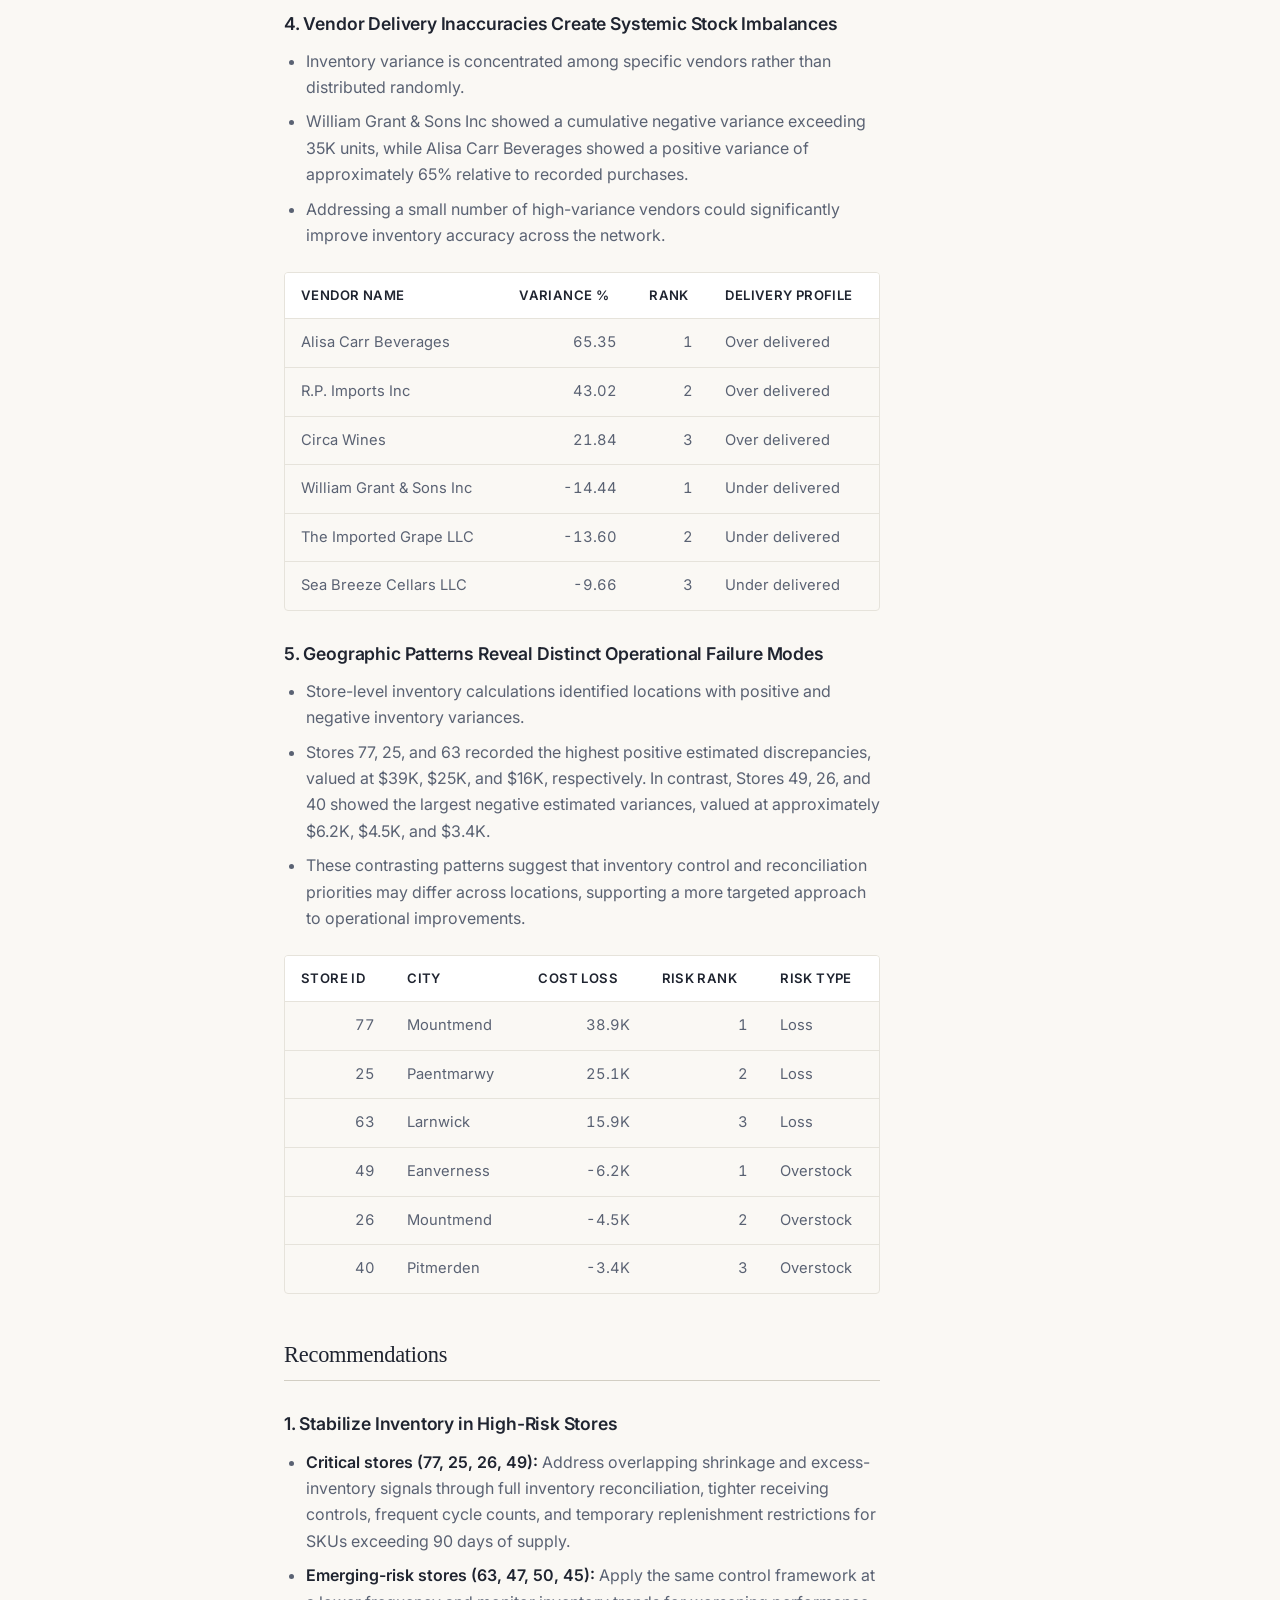
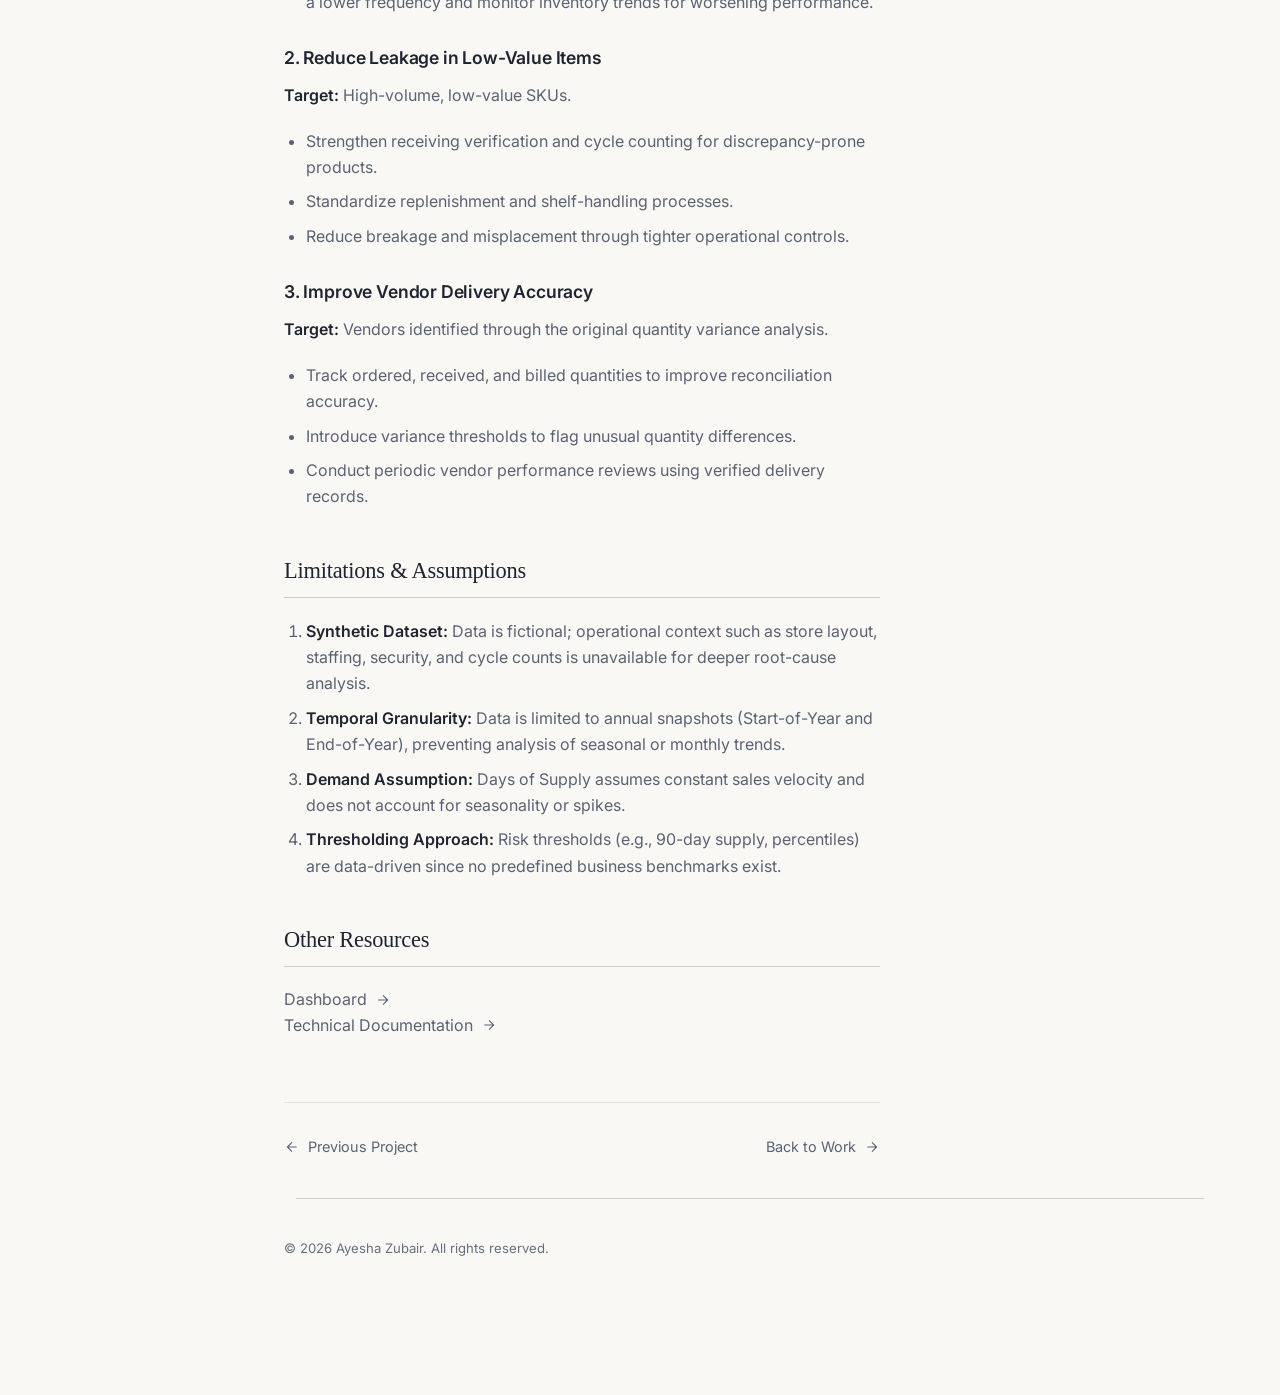
<file: projects/retail-shrinkage-analysis.html>
<!DOCTYPE html>
<html lang="en" data-theme="light">
<head>
  <meta charset="UTF-8">
  <meta name="viewport" content="width=device-width, initial-scale=1.0">
  <title>Retail Shrinkage &amp; Inventory Optimization Analysis — Bibitor LLC</title>
  <meta name="description" content="Examines inventory shrinkage, excess stock, and vendor discrepancies to identify operational inefficiencies and working capital opportunities.">
  <link rel="icon" href="../images/icons/favicon.svg" type="image/svg+xml">
  <script>
    (function () {
      var saved = localStorage.getItem('theme');
      var prefersDark = window.matchMedia('(prefers-color-scheme: dark)').matches;
      document.documentElement.setAttribute('data-theme', saved || (prefersDark ? 'dark' : 'light'));
      document.documentElement.classList.add('js');
    })();
    </script>
  <!-- Google Fonts: Inter -->
  <link rel="preconnect" href="https://fonts.googleapis.com">
  <link rel="preconnect" href="https://fonts.gstatic.com" crossorigin>
  <link href="https://fonts.googleapis.com/css2?family=Inter:wght@400;500;600&display=swap" rel="stylesheet">
  <link rel="stylesheet" href="../css/main.css">
  <link rel="stylesheet" href="../css/project.css">
</head>
<body class="no-js">
  <a href="#main" class="skip-link">Skip to content</a>

  <div class="nav-overlay" id="navOverlay"></div>
  <button class="nav-burger" id="navBurger" aria-label="Open navigation" aria-expanded="false">
    <span></span>
  </button>

  <nav class="nav-rail" id="navRail" aria-label="Primary navigation">
    <button class="mobile-close" id="navClose" aria-label="Close navigation">&times;</button>
    <div class="nav-identity">
      <a href="../index.html" style="text-decoration:none;color:inherit;">
        <div class="nav-name">Ayesha Zubair</div>
        <div class="nav-role">Data Analyst</div>
      </a>
    </div>
    <ul class="nav-list">
      <li><a href="../index.html#about"><span class="nav-num">01</span>About</a></li>
      <li><a href="../index.html#work"><span class="nav-num">02</span>Recent Work</a></li>
      <li><a href="../index.html#skills"><span class="nav-num">03</span>Skills</a></li>
      <li><a href="../index.html#contact"><span class="nav-num">04</span>Contact</a></li>
    </ul>
    <div class="nav-spacer"></div>
    <button class="theme-toggle" id="themeToggle" aria-label="Toggle color theme">
      <span class="icon-wrap">
        <svg class="sun" viewBox="0 0 24 24"><circle cx="12" cy="12" r="4"/><path d="M12 2v2M12 20v2M4.93 4.93l1.41 1.41M17.66 17.66l1.41 1.41M2 12h2M20 12h2M4.93 19.07l1.41-1.41M17.66 6.34l1.41-1.41"/></svg>
        <svg class="moon" viewBox="0 0 24 24"><path d="M21 12.79A9 9 0 1 1 11.21 3 7 7 0 0 0 21 12.79z"/></svg>
      </span>
      <span class="toggle-label">Theme</span>
    </button>
  </nav>

  <main id="main" class="project-page">
    <div class="app">

      <!-- Utility row -->
      <div class="util-row">
        <a href="../index.html#work" class="back-link" id="backLink">
          <svg viewBox="0 0 24 24"><path d="M19 12H5M12 19l-7-7 7-7"/></svg>
          Back to Work
        </a>
        <a href="https://github.com/ayeshazubair1/retail-shrinkage-optimization" class="repo-btn" target="_blank" rel="noopener">
          <svg viewBox="0 0 24 24"><path d="M9 19c-5 1.5-5-2.5-7-3m14 6v-3.87a3.37 3.37 0 0 0-.94-2.61c3.14-.35 6.44-1.54 6.44-7A5.44 5.44 0 0 0 20 4.77 5.07 5.07 0 0 0 19.91 1S18.73.65 16 2.48a13.38 13.38 0 0 0-7 0C6.27.65 5.09 1 5.09 1A5.07 5.07 0 0 0 5 4.77a5.44 5.44 0 0 0-1.5 3.78c0 5.42 3.3 6.61 6.44 7A3.37 3.37 0 0 0 9 18.13V22"/></svg>
          View Repository
        </a>
      </div>

      <!-- Mobile TOC -->
      <button class="toc-toggle" id="tocToggle" aria-expanded="false">
        <span>Contents</span>
        <svg viewBox="0 0 24 24"><path d="M6 9l6 6 6-6"/></svg>
      </button>
      <div class="toc-mobile" id="tocMobile">
        <ul class="toc-list" id="tocMobileList"></ul>
      </div>

      <div class="doc-layout">
        <!-- Article -->
        <article class="doc-article">
          <h1 class="proj-title">Retail Shrinkage &amp; Inventory Optimization Analysis — Bibitor LLC</h1>

          <div class="proj-meta">
            <div class="meta-item">
              <span class="meta-value">Tools</span>
              <span class="meta-label">PostgreSQL, Tableau</span>
            </div>
            <div class="meta-item">
              <span class="meta-value">Duration</span>
              <span class="meta-label">Feb 2026 - Apr 2026</span>
            </div>
          </div>

            <h2 id="business-context">Business Context</h2>
            <p>
              Bibitor LLC operates ~80 wine and spirits stores across the state of Lincoln, generating $420–450M in annual sales with $300–350M COGS. Despite strong revenue,
              the company faces rising shrinkage and inventory imbalance across stores, with some locations overstocked while others frequently run out of high-demand products.
            </p>

            <div class="highlight-callout">
            <p><strong>The Challenge:</strong> Identify where inventory is disappearing, what's tying up capital, and the operational issues behind both.</p>
            </div>

          <h2 id="executive-summary">Executive Summary</h2>
              <p><strong>Bibitor LLC faces two major operational challenges:</strong> inventory shrinkage and excess inventory.</p>
              <p>This analysis identified <strong>$199.6K in positive revenue-loss estimates</strong> across 41 stores, alongside <strong>$28M in working capital tied up in slow-moving inventory</strong> across 8,198 SKUs.</p>
              <p><strong>Shrinkage is highly concentrated</strong>, with four stores accounting for 65% of the positive revenue-loss estimates. Meanwhile, inventory imbalances and vendor-associated quantity variances highlight additional areas requiring attention across the retail network.    </p>
              <p>These findings point to opportunities to strengthen inventory controls, improve stock allocation, reduce excess inventory, and introduce more robust receiving and reconciliation processes.</p>

            <h2 id="key-findings">Key Findings</h2>

            <h3 id="shrinkage-is-highly-concentrated-four-stores-drive-nearly-two-thirds-of-total-loss">1. Shrinkage Is Highly Concentrated: Four Stores Drive Nearly Two-Thirds of Total Loss</h3>
            <ul>
              <li>Four stores (77, 25, 63, and 47) account for <strong>65% of positive revenue-loss estimates, totaling $129.4K.</strong> This comprises $94.6K in estimated cost loss and $34.8K in estimated gross margin loss. </li>
              <li><strong>Store 77 represents the highest exposure</strong>, with $53K in estimated loss, potentially influenced by its larger SKU assortment.    </li>
              <li>This concentration suggests that prioritizing a small number of high-risk stores could deliver the greatest impact on inventory control.</li>
            </ul>

            <figure>
                <div class="chart-wrap">
                  <svg viewBox="0 10 640 310" role="img" aria-labelledby="storeLoss-title storeLoss-desc">
                    <title id="storeLoss-title">Financial loss from shrinkage by store</title>
                    <desc id="storeLoss-desc">Vertical bar chart of shrinkage loss by store. Critical stores: store 77 at $53K and store 25 at $34K. High impact stores: store 63 at $22K and store 47 at $20K.</desc>

                    <!-- legend -->
                    <g font-family="var(--font-body)" font-size="12" fill="var(--text-secondary)">
                      <rect x="250" y="20" width="12" height="12" rx="2" fill="var(--accent)" opacity="0.8"/>
                      <text x="270" y="30">Critical</text>
                      <rect x="340" y="20" width="12" height="12" rx="2" fill="var(--accent)" opacity="0.35"/>
                      <text x="360" y="30">High impact</text>
                    </g>

                    <!-- baseline -->
                    <line x1="70" y1="260" x2="610" y2="260" stroke="var(--border-strong)" stroke-width="1"/>

                    <!-- bars -->
                    <g fill="var(--accent)">
                      <rect x="102" y="83"  width="70" height="177" opacity="0.8"  rx="2"/>
                      <rect x="237" y="147" width="70" height="113" opacity="0.8"  rx="2"/>
                      <rect x="372" y="187" width="70" height="73"  opacity="0.35" rx="2"/>
                      <rect x="507" y="193" width="70" height="67"  opacity="0.35" rx="2"/>
                    </g>

                    <!-- value labels -->
                    <g font-family="var(--font-mono)" font-size="12" fill="var(--text-muted)" text-anchor="middle">
                      <text x="137" y="75">$53K</text>
                      <text x="272" y="139">$34K</text>
                      <text x="407" y="179">$22K</text>
                      <text x="542" y="185">$20K</text>
                    </g>

                    <!-- x-axis labels -->
                    <g font-family="var(--font-body)" font-size="12" fill="var(--text-secondary)" text-anchor="middle">
                      <text x="137" y="280">77</text>
                      <text x="272" y="280">25</text>
                      <text x="407" y="280">63</text>
                      <text x="542" y="280">47</text>
                    </g>
                    <text x="340" y="306" text-anchor="middle" font-family="var(--font-body)" font-size="11" fill="var(--text-muted)">Store ID</text>
                  </svg>
                </div>
                <figcaption>Financial loss from shrinkage by store.</figcaption>
              </figure>

            <h3 id="operational-leakage-dominates-low-value-items-drive-88-of-shrinkage-value">2. Operational Leakage Dominates: Low-Value Items Drive 88% of Shrinkage Value</h3>
            <ul>
              <li>Low-value items account for <strong>88% of total shrinkage value</strong> ($234K of $264K), driven by transaction volume rather than unit price. </li>
              <li>High-value items show higher per-unit loss rates but contribute less to total shrinkage.    </li>
              <li>This highlights the importance of strengthening controls around high-volume, low-value products, where small discrepancies can accumulate into significant financial exposure.</li>
            </ul>

            <figure>
              <div class="chart-wrap">
                <svg viewBox="0 55 640 265" role="img" aria-labelledby="valueTier-title valueTier-desc">
                  <title id="valueTier-title">Monetary loss by product category</title>
                  <desc id="valueTier-desc">Vertical bar chart of monetary loss by product value tier. Low value products account for $234K and high value products for $31K.</desc>

                  <!-- baseline -->
                  <line x1="70" y1="260" x2="610" y2="260" stroke="var(--border-strong)" stroke-width="1"/>

                  <!-- bars -->
                  <g fill="var(--accent)">
                    <rect x="205" y="83"  width="100" height="177" opacity="0.7" rx="2"/>
                    <rect x="375" y="235" width="100" height="25"  opacity="0.4" rx="1"/>
                  </g>

                  <!-- value labels -->
                  <g font-family="var(--font-mono)" font-size="12" fill="var(--text-muted)" text-anchor="middle">
                    <text x="255" y="75">$234K</text>
                    <text x="425" y="228">$31K</text>
                  </g>

                  <!-- x-axis labels -->
                  <g font-family="var(--font-body)" font-size="12" fill="var(--text-secondary)" text-anchor="middle">
                    <text x="255" y="280">Low value</text>
                    <text x="425" y="280">High value</text>
                  </g>
                  <text x="340" y="306" text-anchor="middle" font-family="var(--font-body)" font-size="11" fill="var(--text-muted)">Product category</text>
                </svg>
              </div>
              <figcaption>Monetary loss by product category.</figcaption>
            </figure>

            <h3 id="capital-inefficiency-structural-risk">3. Capital Inefficiency Represents the Largest Structural Risk: $28M Locked in Slow-Moving Inventory</h3>
            <ul>
              <li>Across the network, 8,198 SKUs exceed 90 days of supply, tying up $28M in working capital. Inventory is highly concentrated: four stores (77, 26, 49, and 25) account for $5.5M, with Store 77 alone contributing nearly $2M.    </li>
              <li><strong>Stores 64, 77, 40, and 49 each hold more than 700 days of inventory</strong>, indicating substantial excess stock relative to sales velocity.     </li>
              <li>Reducing slow-moving inventory could improve cash flow, free working capital, and lower the risk of inventory becoming obsolete.</li>
            </ul>

            <figure>
                <div class="chart-wrap">
                  <svg viewBox="100 20 640 230" role="img" aria-labelledby="excess-title excess-desc">
                    <title id="excess-title">Stores with the most capital tied up in excess inventory</title>
                    <desc id="excess-desc">Horizontal bar chart of capital tied up in excess inventory by store. Store 77 leads at $2.0M, followed by store 25 at $1.3M, store 26 at $1.1M and store 49 at $1.1M.</desc>

                    <!-- vertical axis line -->
                    <line x1="280" y1="40" x2="280" y2="230" stroke="var(--border-strong)" stroke-width="1"/>

                    <!-- y-axis labels -->
                    <g font-family="var(--font-body)" font-size="12" fill="var(--text-secondary)" text-anchor="end">
                      <text x="270" y="68">Store 77</text>
                      <text x="270" y="116">Store 25</text>
                      <text x="270" y="164">Store 26</text>
                      <text x="270" y="212">Store 49</text>
                    </g>

                    <!-- bars -->
                    <g fill="var(--accent)">
                      <rect x="280" y="50"  width="300" height="28" opacity="0.7"  rx="2"/>
                      <rect x="280" y="98"  width="195" height="28" opacity="0.55" rx="2"/>
                      <rect x="280" y="146" width="165" height="28" opacity="0.4"  rx="2"/>
                      <rect x="280" y="194" width="165" height="28" opacity="0.4"  rx="2"/>
                    </g>

                    <!-- value labels -->
                    <g font-family="var(--font-mono)" font-size="12" fill="var(--text-muted)" text-anchor="start">
                      <text x="588" y="68">$2.0M</text>
                      <text x="483" y="116">$1.3M</text>
                      <text x="453" y="164">$1.1M</text>
                      <text x="453" y="212">$1.1M</text>
                    </g>
                  </svg>
                </div>
                <figcaption>Stores with the most capital tied up in excess inventory.</figcaption>
              </figure>

            <h3 id="vendor-delivery-inaccuracies-create-systemic-stock-imbalances">4. Vendor Delivery Inaccuracies Create Systemic Stock Imbalances</h3>
            <ul>
              <li>Inventory variance is concentrated among specific vendors rather than distributed randomly. </li>
              <li>William Grant &amp; Sons Inc showed a cumulative negative variance exceeding 35K units, while Alisa Carr Beverages showed a positive variance of approximately 65% relative to recorded purchases.    </li>
              <li>Addressing a small number of high-variance vendors could significantly improve inventory accuracy across the network.</li>
            </ul>

            <div class="table-wrap">
              <table>
                <thead>
                  <tr>
                    <th>Vendor Name</th>
                    <th>Variance %</th>
                    <th>Rank</th>
                    <th>Delivery Profile</th>
                  </tr>
                </thead>
                <tbody>
                  <tr><td>Alisa Carr Beverages</td><td class="num">65.35</td><td class="num">1</td><td>Over delivered</td></tr>
                  <tr><td>R.P. Imports Inc</td><td class="num">43.02</td><td class="num">2</td><td>Over delivered</td></tr>
                  <tr><td>Circa Wines</td><td class="num">21.84</td><td class="num">3</td><td>Over delivered</td></tr>
                  <tr><td>William Grant &amp; Sons Inc</td><td class="num">-14.44</td><td class="num">1</td><td>Under delivered</td></tr>
                  <tr><td>The Imported Grape LLC</td><td class="num">-13.60</td><td class="num">2</td><td>Under delivered</td></tr>
                  <tr><td>Sea Breeze Cellars LLC</td><td class="num">-9.66</td><td class="num">3</td><td>Under delivered</td></tr>
                </tbody>
              </table>
            </div>

            <h3 id="geographic-patterns-reveal-distinct-operational-failure-modes">5. Geographic Patterns Reveal Distinct Operational Failure Modes</h3>
            <ul>
              <li>Store-level inventory calculations identified locations with positive and negative inventory variances.     </li>
              <li>Stores 77, 25, and 63 recorded the highest positive estimated discrepancies, valued at $39K, $25K, and $16K, respectively. In contrast, Stores 49, 26, and 40 showed the largest negative estimated variances, valued at approximately $6.2K, $4.5K, and $3.4K.     </li>
              <li>These contrasting patterns suggest that inventory control and reconciliation priorities may differ across locations, supporting a more targeted approach to operational improvements.</li>
            </ul>

            <div class="table-wrap">
              <table>
                <thead>
                  <tr>
                    <th>Store ID</th>
                    <th>City</th>
                    <th>Cost Loss</th>
                    <th>Risk Rank</th>
                    <th>Risk Type</th>
                  </tr>
                </thead>
                <tbody>
                  <tr><td class="num">77</td><td>Mountmend</td><td class="num">38.9K</td><td class="num">1</td><td>Loss</td></tr>
                  <tr><td class="num">25</td><td>Paentmarwy</td><td class="num">25.1K</td><td class="num">2</td><td>Loss</td></tr>
                  <tr><td class="num">63</td><td>Larnwick</td><td class="num">15.9K</td><td class="num">3</td><td>Loss</td></tr>
                  <tr><td class="num">49</td><td>Eanverness</td><td class="num">-6.2K</td><td class="num">1</td><td>Overstock</td></tr>
                  <tr><td class="num">26</td><td>Mountmend</td><td class="num">-4.5K</td><td class="num">2</td><td>Overstock</td></tr>
                  <tr><td class="num">40</td><td>Pitmerden</td><td class="num">-3.4K</td><td class="num">3</td><td>Overstock</td></tr>
                </tbody>
              </table>
            </div>

            <h2 id="recommendations">Recommendations</h2>
            <h3 id="1-stabilize-inventory-in-high-risk-stores">1. Stabilize Inventory in High-Risk Stores</h3>
                <ul>
                <li><strong>Critical stores (77, 25, 26, 49):</strong> Address overlapping shrinkage and excess-inventory signals through full inventory reconciliation, tighter receiving controls, frequent cycle counts, and temporary replenishment restrictions for SKUs exceeding 90 days of supply.</li>
                <li><strong>Emerging-risk stores (63, 47, 50, 45):</strong> Apply the same control framework at a lower frequency and monitor inventory trends for worsening performance.</li>
                </ul>
                <h3 id="2-reduce-leakage-in-low-value-items">2. Reduce Leakage in Low-Value Items</h3>
                <p><strong>Target:</strong> High-volume, low-value SKUs.</p>
                <ul>
                <li>Strengthen receiving verification and cycle counting for discrepancy-prone products.</li>
                <li>Standardize replenishment and shelf-handling processes.</li>
                <li>Reduce breakage and misplacement through tighter operational controls.</li>
                </ul>
                <h3 id="3-improve-vendor-delivery-accuracy">3. Improve Vendor Delivery Accuracy</h3>
                <p><strong>Target:</strong> Vendors identified through the original quantity variance analysis.</p>
                <ul>
                <li>Track ordered, received, and billed quantities to improve reconciliation accuracy.</li>
                <li>Introduce variance thresholds to flag unusual quantity differences.</li>
                <li>Conduct periodic vendor performance reviews using verified delivery records.</li>
                </ul>


            <h2 id="limitations-assumptions"> Limitations &amp; Assumptions</h2>
            <ol>
              <li><strong>Synthetic Dataset:</strong> Data is fictional; operational context such as store layout, staffing, security, and cycle counts is unavailable for deeper root-cause analysis.</li>
              <li><strong>Temporal Granularity:</strong> Data is limited to annual snapshots (Start-of-Year and End-of-Year), preventing analysis of seasonal or monthly trends.</li>
              <li><strong>Demand Assumption:</strong> Days of Supply assumes constant sales velocity and does not account for seasonality or spikes.</li>
              <li><strong>Thresholding Approach:</strong> Risk thresholds (e.g., 90-day supply, percentiles) are data-driven since no predefined business benchmarks exist.</li>
            </ol>

            <h2 id="other-resources">Other Resources</h2>
            <a href="https://public.tableau.com/app/profile/ayeshazubair/viz/RetailShrinkageInventoryAnalysisBibitorLLC/bibitor_dashboard" class="arrow-link" target="_blank" rel="noopener">
              Dashboard
              <svg viewBox="0 0 24 24"><path d="M5 12h14M12 5l7 7-7 7"/></svg>
            </a><br>
            <a href="https://github.com/ayeshazubair1/retail-shrinkage-optimization/blob/main/technical_documentation.md" class="arrow-link" target="_blank" rel="noopener">
              Technical Documentation
              <svg viewBox="0 0 24 24"><path d="M5 12h14M12 5l7 7-7 7"/></svg>
            </a>

          <!-- Footer nav -->
          <div class="proj-footer">
            <a href="revenue-risk-analysis.html">
              <svg viewBox="0 0 24 24"><path d="M19 12H5M12 19l-7-7 7-7"/></svg>
              Previous Project
            </a>
            <a href="../index.html#work">
              Back to Work
              <svg viewBox="0 0 24 24"><path d="M5 12h14M12 5l7 7-7 7"/></svg>
            </a>
          </div>
        </article>

        <!-- TOC sidebar -->
        <aside class="toc" aria-label="Table of contents">
          <div class="toc-label">Contents</div>
          <ul class="toc-list" id="tocList"></ul>
        </aside>
      </div>

      <footer class="footer">
        <div class="footer-row">
          <span class="footer-copy">&copy; <span id="year">2026</span> Ayesha Zubair. All rights reserved.</span>
        </div>
      </footer>

    </div>
  </main>

  <script src="../js/project.js" defer></script>
</body>
</html>
</file>
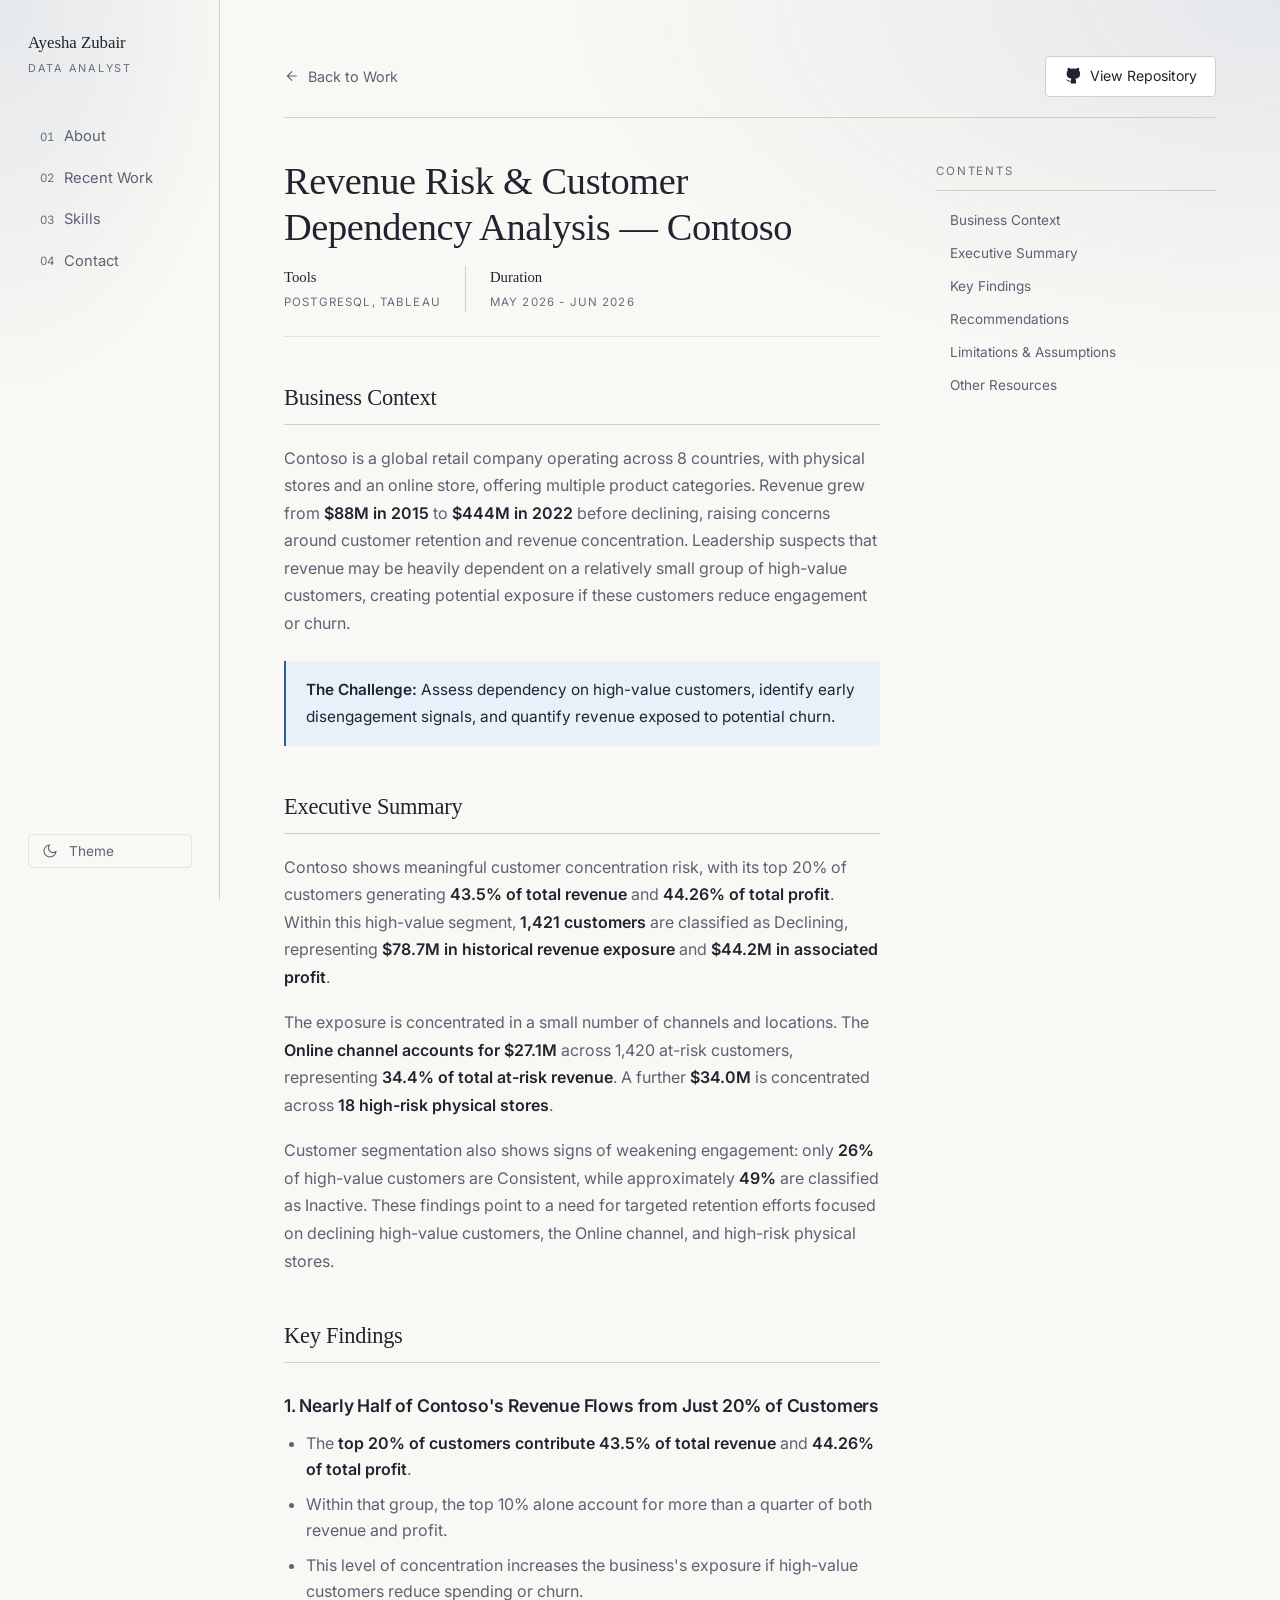
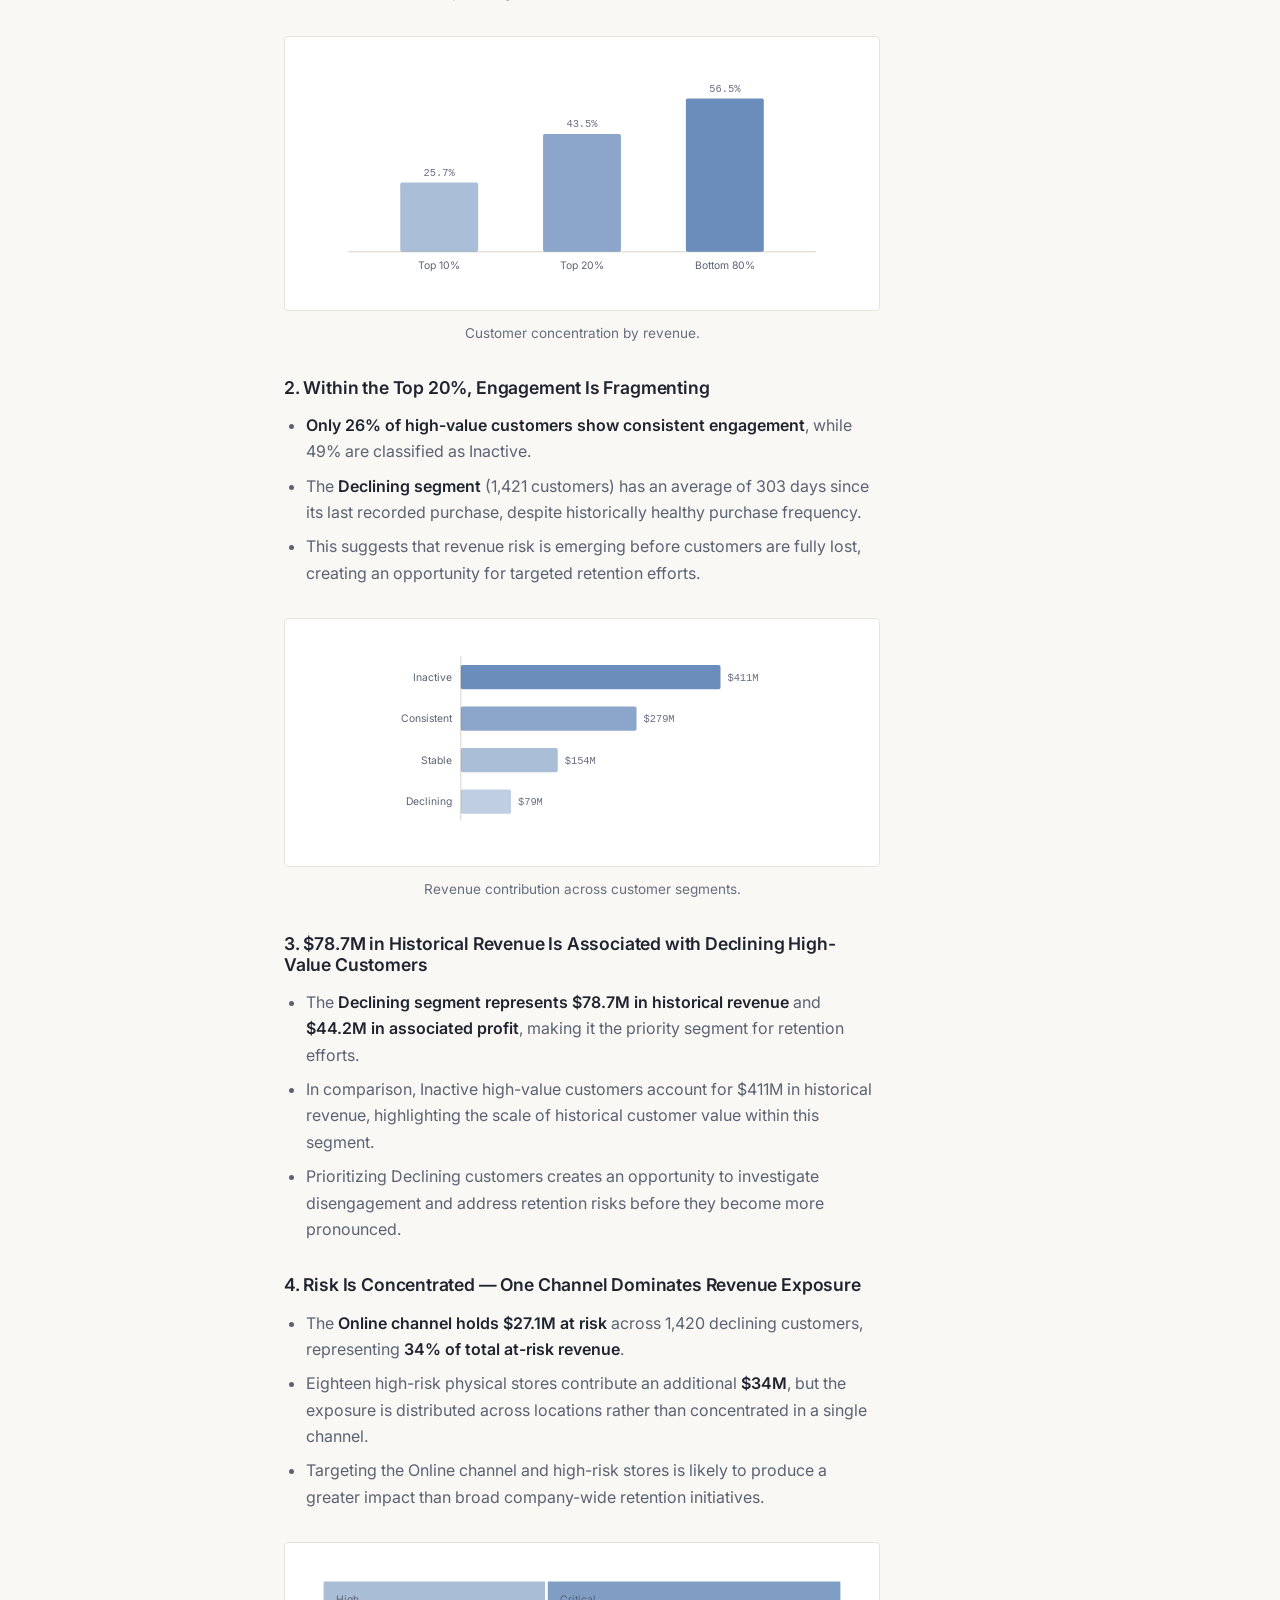
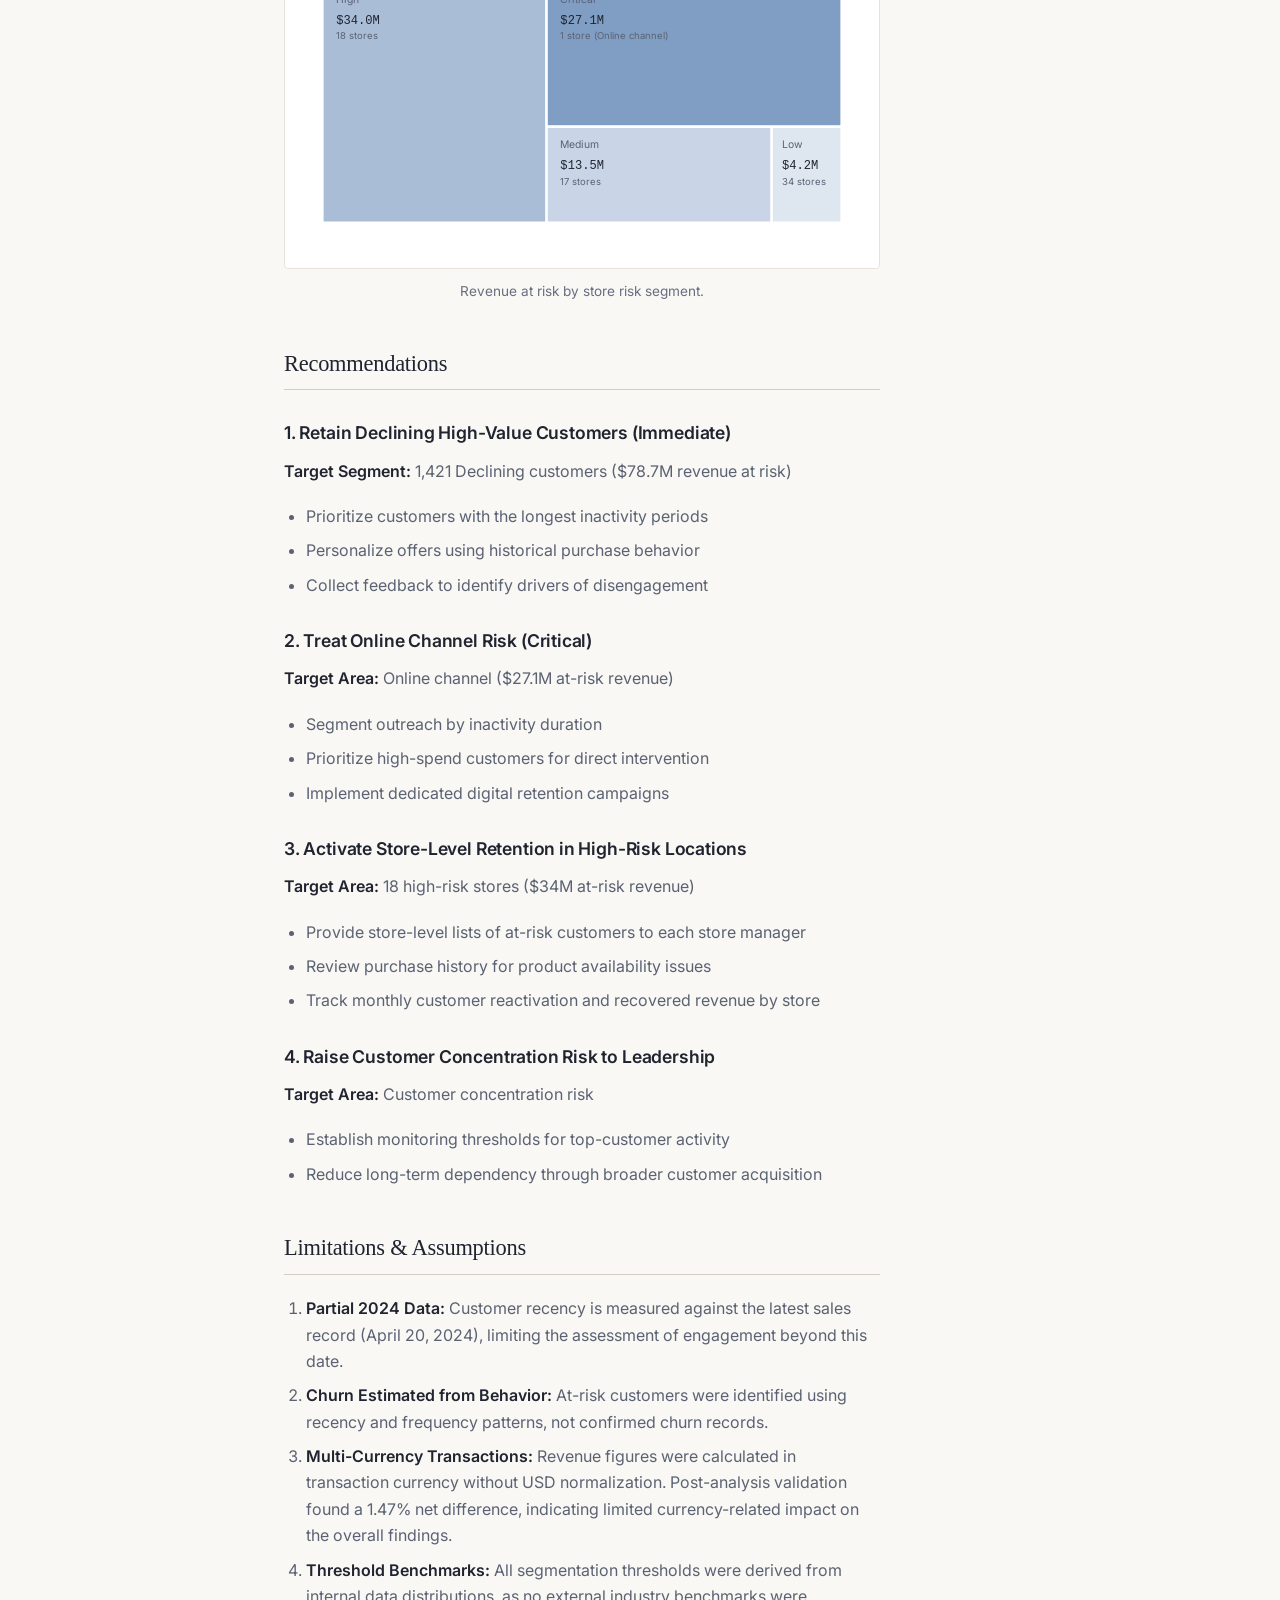
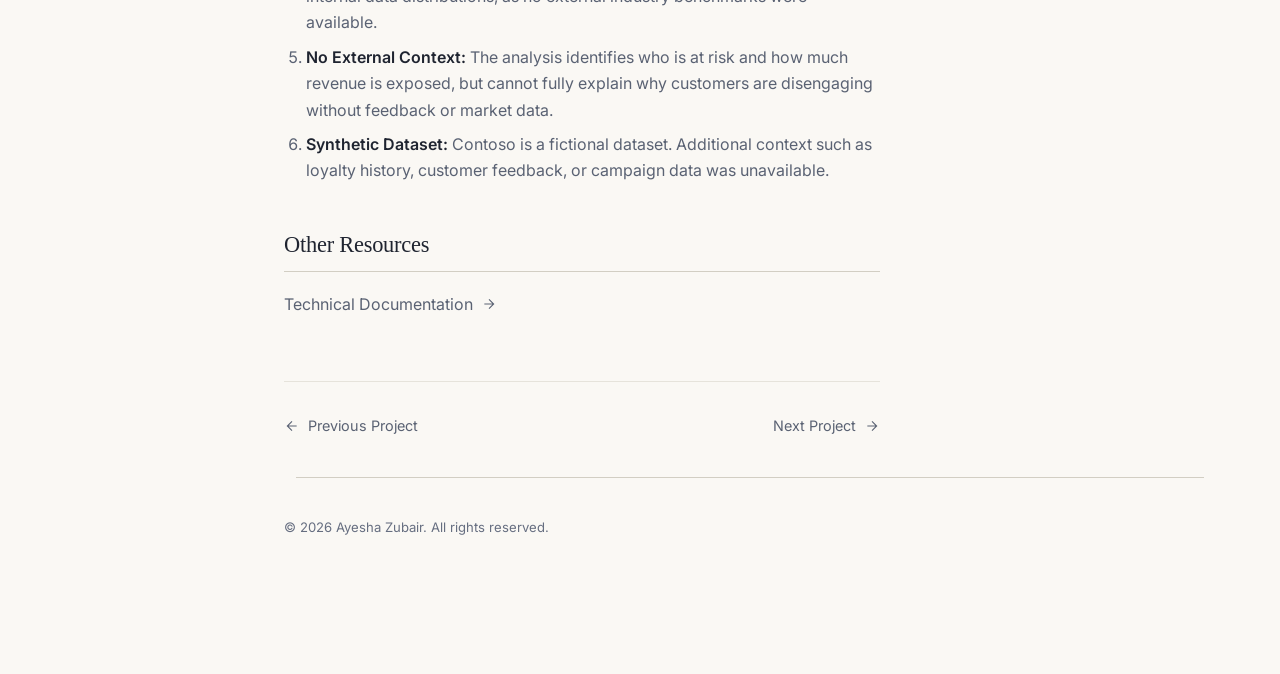
<file: projects/revenue-risk-analysis.html>
<!DOCTYPE html>
<html lang="en" data-theme="light">
<head>
  <meta charset="UTF-8">
  <meta name="viewport" content="width=device-width, initial-scale=1.0">
  <title>Revenue Risk &amp; Customer Dependency Analysis — Contoso</title>
  <meta name="description" content="Examines customer concentration and engagement to assess revenue dependency and identify customer retention risks.">
  <link rel="icon" href="../images/icons/favicon.svg" type="image/svg+xml">
  <script>
    (function () {
      var saved = localStorage.getItem('theme');
      var prefersDark = window.matchMedia('(prefers-color-scheme: dark)').matches;
      document.documentElement.setAttribute('data-theme', saved || (prefersDark ? 'dark' : 'light'));
      document.documentElement.classList.add('js');
    })();
  </script>
  </script>
  <!-- Google Fonts: Inter -->
  <link rel="preconnect" href="https://fonts.googleapis.com">
  <link rel="preconnect" href="https://fonts.gstatic.com" crossorigin>
  <link href="https://fonts.googleapis.com/css2?family=Inter:wght@400;500;600&display=swap" rel="stylesheet">
  <link rel="stylesheet" href="../css/main.css">
  <link rel="stylesheet" href="../css/project.css">
</head>
  <link rel="stylesheet" href="../css/main.css">
  <link rel="stylesheet" href="../css/project.css">
</head>
<body class="no-js">
  <a href="#main" class="skip-link">Skip to content</a>

  <div class="nav-overlay" id="navOverlay"></div>
  <button class="nav-burger" id="navBurger" aria-label="Open navigation" aria-expanded="false">
    <span></span>
  </button>

  <nav class="nav-rail" id="navRail" aria-label="Primary navigation">
    <button class="mobile-close" id="navClose" aria-label="Close navigation">&times;</button>
    <div class="nav-identity">
      <a href="../index.html" style="text-decoration:none;color:inherit;">
        <div class="nav-name">Ayesha Zubair</div>
        <div class="nav-role">Data Analyst</div>
      </a>
    </div>
    <ul class="nav-list">
      <li><a href="../index.html#about"><span class="nav-num">01</span>About</a></li>
      <li><a href="../index.html#work"><span class="nav-num">02</span>Recent Work</a></li>
      <li><a href="../index.html#skills"><span class="nav-num">03</span>Skills</a></li>
      <li><a href="../index.html#contact"><span class="nav-num">04</span>Contact</a></li>
    </ul>
    <div class="nav-spacer"></div>
    <button class="theme-toggle" id="themeToggle" aria-label="Toggle color theme">
      <span class="icon-wrap">
        <svg class="sun" viewBox="0 0 24 24"><circle cx="12" cy="12" r="4"/><path d="M12 2v2M12 20v2M4.93 4.93l1.41 1.41M17.66 17.66l1.41 1.41M2 12h2M20 12h2M4.93 19.07l1.41-1.41M17.66 6.34l1.41-1.41"/></svg>
        <svg class="moon" viewBox="0 0 24 24"><path d="M21 12.79A9 9 0 1 1 11.21 3 7 7 0 0 0 21 12.79z"/></svg>
      </span>
      <span class="toggle-label">Theme</span>
    </button>
  </nav>

  <main id="main" class="project-page">
    <div class="app">

      <div class="util-row">
        <a href="../index.html#work" class="back-link" id="backLink">
          <svg viewBox="0 0 24 24"><path d="M19 12H5M12 19l-7-7 7-7"/></svg>
          Back to Work
        </a>
        <a href="https://github.com/ayeshazubair1/customer-revenue-concentration" class="repo-btn" target="_blank" rel="noopener">
          <svg viewBox="0 0 24 24"><path d="M9 19c-5 1.5-5-2.5-7-3m14 6v-3.87a3.37 3.37 0 0 0-.94-2.61c3.14-.35 6.44-1.54 6.44-7A5.44 5.44 0 0 0 20 4.77 5.07 5.07 0 0 0 19.91 1S18.73.65 16 2.48a13.38 13.38 0 0 0-7 0C6.27.65 5.09 1 5.09 1A5.07 5.07 0 0 0 5 4.77a5.44 5.44 0 0 0-1.5 3.78c0 5.42 3.3 6.61 6.44 7A3.37 3.37 0 0 0 9 18.13V22"/></svg>
          View Repository
        </a>
      </div>

      <button class="toc-toggle" id="tocToggle" aria-expanded="false">
        <span>Contents</span>
        <svg viewBox="0 0 24 24"><path d="M6 9l6 6 6-6"/></svg>
      </button>
      <div class="toc-mobile" id="tocMobile">
        <ul class="toc-list" id="tocMobileList"></ul>
      </div>

      <div class="doc-layout">
        <article class="doc-article">
          <h1 class="proj-title">Revenue Risk &amp; Customer Dependency Analysis — Contoso</h1>

          <div class="proj-meta">
            <div class="meta-item">
              <span class="meta-value">Tools</span>
              <span class="meta-label">PostgreSQL, Tableau</span>
            </div>
            <div class="meta-item">
              <span class="meta-value">Duration</span>
              <span class="meta-label">May 2026 - Jun 2026</span>
            </div>
          </div>

            <h2 id="business-context">Business Context</h2>
            <p>Contoso is a global retail company operating across 8 countries, with physical stores and an online store, offering multiple product categories.
              Revenue grew from <strong>$88M in 2015</strong> to <strong>$444M in 2022</strong> before declining, raising concerns around customer retention and revenue concentration.
              Leadership suspects that revenue may be heavily dependent on a relatively small group of high-value customers, creating potential exposure if these customers reduce engagement or churn.
            </p>

            <div class="highlight-callout">
            <p><strong>The Challenge:</strong> Assess dependency on high-value customers, identify early disengagement signals, and quantify revenue exposed to potential churn.</p>
            </div>


            <h2 id="executive-summary">Executive Summary</h2>
            <p>Contoso shows meaningful customer concentration risk, with its top 20% of customers generating <strong>43.5% of total revenue</strong> and <strong>44.26% of total profit</strong>.
              Within this high-value segment, <strong>1,421 customers</strong> are classified as Declining, representing <strong>$78.7M in historical revenue exposure</strong> and <strong>$44.2M in associated profit</strong>.</p>
            <p>The exposure is concentrated in a small number of channels and locations. The <strong>Online channel accounts for $27.1M</strong> across 1,420 at-risk customers, representing <strong>34.4% of total at-risk revenue</strong>.
              A further <strong>$34.0M</strong> is concentrated across <strong>18 high-risk physical stores</strong>.</p>
            <p>Customer segmentation also shows signs of weakening engagement: only <strong>26%</strong> of high-value customers are Consistent, while approximately <strong>49%</strong> are classified as Inactive.
              These findings point to a need for targeted retention efforts focused on declining high-value customers, the Online channel, and high-risk physical stores.</p>

            <h2 id="key-findings">Key Findings</h2>
            <h3 id="1-nearly-half-of-contoso-s-revenue-flows-from-just-20-of-customers">1. Nearly Half of Contoso&#39;s Revenue Flows from Just 20% of Customers</h3>
              <ul>
              <li>The <strong>top 20% of customers contribute 43.5% of total revenue</strong> and <strong>44.26% of total profit</strong>. </li>
              <li>Within that group, the top 10% alone account for more than a quarter of both revenue and profit.    </li>
              <li>This level of concentration increases the business&#39;s exposure if high-value customers reduce spending or churn.</li>
              </ul>

              <figure>
                <div class="chart-wrap">
                  <svg viewBox="20 35 640 260" role="img" aria-labelledby="concentration-title concentration-desc">
                    <title id="concentration-title">Share of total revenue by customer group</title>
                    <desc id="concentration-desc">Vertical bar chart of customer concentration. The top 10% of customers generate 25.7% of revenue, the top 20% generate 43.5%, and the bottom 80% generate 56.5%.</desc>

                    <!-- baseline -->
                    <line x1="70" y1="260" x2="610" y2="260" stroke="var(--border-strong)" stroke-width="1"/>

                    <!-- bars -->
                    <g fill="var(--accent)">
                      <rect x="130" y="180" width="90" height="80"  opacity="0.4"  rx="2"/>
                      <rect x="295" y="124" width="90" height="136" opacity="0.55" rx="2"/>
                      <rect x="460" y="83"  width="90" height="177" opacity="0.7"  rx="2"/>
                    </g>

                    <!-- value labels -->
                    <g font-family="var(--font-mono)" font-size="12" fill="var(--text-muted)" text-anchor="middle">
                      <text x="175" y="172">25.7%</text>
                      <text x="340" y="116">43.5%</text>
                      <text x="505" y="75">56.5%</text>
                    </g>

                    <!-- x-axis labels -->
                    <g font-family="var(--font-body)" font-size="12" fill="var(--text-secondary)" text-anchor="middle">
                      <text x="175" y="280">Top 10%</text>
                      <text x="340" y="280">Top 20%</text>
                      <text x="505" y="280">Bottom 80%</text>
                    </g>
                  </svg>
                </div>
                <figcaption>Customer concentration by revenue.</figcaption>
              </figure>

              <h3 id="2-within-the-top-20-engagement-is-fragmenting">2. Within the Top 20%, Engagement Is Fragmenting</h3>
              <ul>
              <li><strong>Only 26% of high-value customers show consistent engagement</strong>, while 49% are classified as Inactive. </li>
              <li>The <strong>Declining segment</strong> (1,421 customers) has an average of 303 days since its last recorded purchase, despite historically healthy purchase frequency.</li>
              <li>This suggests that revenue risk is emerging before customers are fully lost, creating an opportunity for targeted retention efforts.</li>
              </ul>

              <figure>
                <div class="chart-wrap">
                  <svg viewBox="100 20 640 230" role="img" aria-labelledby="segments-title segments-desc">
                    <title id="segments-title">Revenue contribution across customer segments</title>
                    <desc id="segments-desc">Horizontal bar chart of revenue by customer segment. Inactive leads at $411M, followed by consistent at $279M, stable at $154M and declining at $79M.</desc>

                    <!-- vertical axis line -->
                    <line x1="280" y1="40" x2="280" y2="230" stroke="var(--border-strong)" stroke-width="1"/>

                    <!-- y-axis labels -->
                    <g font-family="var(--font-body)" font-size="12" fill="var(--text-secondary)" text-anchor="end">
                      <text x="270" y="68">Inactive</text>
                      <text x="270" y="116">Consistent</text>
                      <text x="270" y="164">Stable</text>
                      <text x="270" y="212">Declining</text>
                    </g>

                    <!-- bars -->
                    <g fill="var(--accent)">
                      <rect x="280" y="50"  width="300" height="28" opacity="0.7"  rx="2"/>
                      <rect x="280" y="98"  width="203" height="28" opacity="0.55" rx="2"/>
                      <rect x="280" y="146" width="112" height="28" opacity="0.4"  rx="2"/>
                      <rect x="280" y="194" width="58"  height="28" opacity="0.3"  rx="2"/>
                    </g>

                    <!-- value labels -->
                    <g font-family="var(--font-mono)" font-size="12" fill="var(--text-muted)" text-anchor="start">
                      <text x="588" y="68">$411M</text>
                      <text x="491" y="116">$279M</text>
                      <text x="400" y="164">$154M</text>
                      <text x="346" y="212">$79M</text>
                    </g>
                  </svg>
                </div>
                <figcaption>Revenue contribution across customer segments.</figcaption>
              </figure>

              <h3 id="3-78-7m-in-historical-revenue-is-associated-with-declining-high-value-customers">3. $78.7M in Historical Revenue Is Associated with Declining High-Value Customers</h3>
              <ul>
              <li>The <strong>Declining segment represents $78.7M in historical revenue</strong> and <strong>$44.2M in associated profit</strong>, making it the priority segment for retention efforts. </li>
              <li>In comparison, Inactive high-value customers account for $411M in historical revenue, highlighting the scale of historical customer value within this segment.</li>
              <li>Prioritizing Declining customers creates an opportunity to investigate disengagement and address retention risks before they become more pronounced.</li>
              </ul>

              <h3 id="4-risk-is-concentrated-one-channel-dominates-revenue-exposure">4. Risk Is Concentrated — One Channel Dominates Revenue Exposure</h3>
              <ul>
              <li>The <strong>Online channel holds $27.1M at risk</strong> across 1,420 declining customers, representing <strong>34% of total at-risk revenue</strong>. </li>
              <li>Eighteen high-risk physical stores contribute an additional <strong>$34M</strong>, but the exposure is distributed across locations rather than concentrated in a single channel. </li>
              <li>Targeting the Online channel and high-risk stores is likely to produce a greater impact than broad company-wide retention initiatives.</li>
              </ul>

              <figure>
                  <div class="chart-wrap">
                    <svg viewBox="0 0 640 320" role="img" aria-labelledby="riskTree-title riskTree-desc">
                      <title id="riskTree-title">Revenue at risk by store risk segment</title>
                      <desc id="riskTree-desc">Treemap with box size proportional to revenue at risk. High: $34.0M across 18 stores. Critical: $27.1M, the online channel. Medium: $13.5M across 17 stores. Low: $4.2M across 34 stores.</desc>

                      <!-- boxes -->
                      <g fill="var(--accent)" stroke="var(--bg-elev)" stroke-width="3">
                        <rect x="20"  y="20"  width="259" height="280" opacity="0.40" rx="2"/>
                        <rect x="279" y="20"  width="341" height="169" opacity="0.60"  rx="2"/>
                        <rect x="279" y="189" width="260" height="111" opacity="0.25" rx="2"/>
                        <rect x="539" y="189" width="81"  height="111" opacity="0.15" rx="2"/>
                      </g>

                      <!-- labels -->
                      <g font-family="var(--font-body)" font-size="12" fill="var(--text-secondary)">
                        <text x="36"  y="46">High</text>
                        <text x="295" y="46">Critical</text>
                        <text x="295" y="214">Medium</text>
                        <text x="551" y="214">Low</text>
                      </g>

                      <!-- values -->
                      <g font-family="var(--font-mono)" font-size="14" fill="var(--text)">
                        <text x="36"  y="70">$34.0M</text>
                        <text x="295" y="70">$27.1M</text>
                        <text x="295" y="238">$13.5M</text>
                        <text x="551" y="238">$4.2M</text>
                      </g>

                      <!-- store counts -->
                      <g font-family="var(--font-body)" font-size="11" fill="var(--text-secondary)">
                        <text x="36"  y="88">18 stores</text>
                        <text x="295" y="88">1 store (Online channel)</text>
                        <text x="295" y="256">17 stores</text>
                        <text x="551" y="256">34 stores</text>
                      </g>
                    </svg>
                  </div>
                  <figcaption>Revenue at risk by store risk segment.</figcaption>
                </figure>

            <h2 id="recommendations">Recommendations</h2>

            <h3 id="1-retain-declining-high-value-customers-immediate-">1. Retain Declining High-Value Customers (Immediate)</h3>
              <p><strong>Target Segment:</strong> 1,421 Declining customers ($78.7M revenue at risk)</p>
              <ul>
              <li>Prioritize customers with the longest inactivity periods</li>
              <li>Personalize offers using historical purchase behavior</li>
              <li>Collect feedback to identify drivers of disengagement</li>
              </ul>

              <h3 id="2-treat-online-channel-risk-critical-">2. Treat Online Channel Risk (Critical)</h3>
              <p><strong>Target Area:</strong> Online channel ($27.1M at-risk revenue)</p>
              <ul>
              <li>Segment outreach by inactivity duration</li>
              <li>Prioritize high-spend customers for direct intervention</li>
              <li>Implement dedicated digital retention campaigns</li>
              </ul>

              <h3 id="3-activate-store-level-retention-in-high-risk-locations">3. Activate Store-Level Retention in High-Risk Locations</h3>
              <p><strong>Target Area:</strong> 18 high-risk stores ($34M at-risk revenue)</p>
              <ul>
              <li>Provide store-level lists of at-risk customers to each store manager</li>
              <li>Review purchase history for product availability issues</li>
              <li>Track monthly customer reactivation and recovered revenue by store</li>
              </ul>

              <h3 id="4-raise-customer-concentration-risk-to-leadership">4. Raise Customer Concentration Risk to Leadership</h3>
              <p><strong>Target Area:</strong> Customer concentration risk</p>
              <ul>
              <li>Establish monitoring thresholds for top-customer activity</li>
              <li>Reduce long-term dependency through broader customer acquisition</li>
              </ul>

            <h2 id="limitations-assumptions">Limitations &amp; Assumptions</h2>
            <ol>
              <li><strong>Partial 2024 Data:</strong> Customer recency is measured against the latest sales record (April 20, 2024), limiting the assessment of engagement beyond this date.</li>
              <li><strong>Churn Estimated from Behavior:</strong> At-risk customers were identified using recency and frequency patterns, not confirmed churn records.</li>
              <li><strong>Multi-Currency Transactions:</strong> Revenue figures were calculated in transaction currency without USD normalization. Post-analysis validation found a 1.47% net difference, indicating limited currency-related impact on the overall findings.</li>
              <li><strong>Threshold Benchmarks:</strong> All segmentation thresholds were derived from internal data distributions, as no external industry benchmarks were available.</li>
              <li><strong>No External Context:</strong> The analysis identifies who is at risk and how much revenue is exposed, but cannot fully explain why customers are disengaging without feedback or market data.</li>
              <li><strong>Synthetic Dataset:</strong> Contoso is a fictional dataset. Additional context such as loyalty history, customer feedback, or campaign data was unavailable.</li>
            </ol>

            <h2 id="other-resources">Other Resources</h2>
            <a href="https://github.com/ayeshazubair1/customer-revenue-concentration/blob/main/technical_documentation.md" class="arrow-link" target="_blank" rel="noopener">
              Technical Documentation
              <svg viewBox="0 0 24 24"><path d="M5 12h14M12 5l7 7-7 7"/></svg>
            </a>

          <div class="proj-footer">
            <a href="profitability-growth-analysis.html">
              <svg viewBox="0 0 24 24"><path d="M19 12H5M12 19l-7-7 7-7"/></svg>
              Previous Project
            </a>
            <a href="retail-shrinkage-analysis.html">
              Next Project
              <svg viewBox="0 0 24 24"><path d="M5 12h14M12 5l7 7-7 7"/></svg>
            </a>
          </div>
        </article>

        <aside class="toc" aria-label="Table of contents">
          <div class="toc-label">Contents</div>
          <ul class="toc-list" id="tocList"></ul>
        </aside>
      </div>

      <footer class="footer">
        <div class="footer-row">
          <span class="footer-copy">&copy; <span id="year">2026</span> Ayesha Zubair. All rights reserved.</span>
        </div>
      </footer>

    </div>
  </main>

  <script src="../js/project.js" defer></script>
</body>
</html>
</file>
<file: css/main.css>
/* ===========================================================
   Ayesha Zubair — Data Analyst Portfolio
   =========================================================== */

/* ---------- Design tokens ---------- */
:root {
  --bg: #faf8f4;
  --bg-elev: #ffffff;
  --text: #1f2430;
  --text-secondary: #5a6273;
  --text-muted: #666e80;
  --border: #e6e3db;
  --border-strong: #d2cec3;
  --accent: #2c5d9e;
  --accent-soft: #e8f0fa;
  --accent-contrast: #ffffff;
  --chip-bg: #f1efe8;
  --chip-text: #4b5266;
  --code-bg: #f4f2ec;
  --code-text: #2a3140;
  --glow: rgba(44, 93, 158, 0.10);
  --glow-2: rgba(44, 93, 158, 0.05);
  --shadow-sm: 0 1px 3px rgba(31, 36, 48, 0.04);
  --shadow-md: 0 6px 24px rgba(31, 36, 48, 0.06);
  --nav-rail-width: 220px;
  --max-content: 1040px;
  --radius: 4px;
  --font-head: "Iowan Old Style", "Palatino Linotype", "Book Antiqua", Palatino, Georgia, "Times New Roman", serif;
  --font-body: "Inter", -apple-system, BlinkMacSystemFont, "Segoe UI", Roboto, Helvetica, Arial, sans-serif;
  --font-mono: "SFMono-Regular", "JetBrains Mono", Menlo, Consolas, "Liberation Mono", monospace;
}

[data-theme="dark"] {
  --bg: #131620;
  --bg-elev: #1a1e2a;
  --text: #f0ece3;
  --text-secondary: #b3b9c9;
  --text-muted: #7a8093;
  --border: #262b3a;
  --border-strong: #353c50;
  --accent: #6fa8e6;
  --accent-soft: #1c2738;
  --accent-contrast: #131620;
  --chip-bg: #20242f;
  --chip-text: #c4cad9;
  --code-bg: #1a1e2a;
  --code-text: #d3d8e6;
  --glow: rgba(111, 168, 230, 0.16);
  --glow-2: rgba(111, 168, 230, 0.07);
  --shadow-sm: 0 1px 3px rgba(0, 0, 0, 0.3);
  --shadow-md: 0 6px 24px rgba(0, 0, 0, 0.4);
}

/* ---------- Reset & base ---------- */
*,
*::before,
*::after {
  box-sizing: border-box;
  margin: 0;
  padding: 0;
}

html {
  scroll-behavior: smooth;
  -webkit-text-size-adjust: 100%;
}

body {
  font-family: var(--font-body);
  background: var(--bg);
  color: var(--text);
  line-height: 1.6;
  font-size: 16px;
  font-weight: 400;
  overflow-x: hidden;
  transition: background-color 0.35s ease, color 0.35s ease;
}

/* ---------- Corner glow (landing) ---------- */
body::before {
  content: "";
  position: fixed;
  inset: 0;
  width: 100vw;
  height: 100vh;
  background: radial-gradient(ellipse 80% 60% at 100% 0%, var(--glow) 0%, var(--glow-2) 35%, transparent 70%);
  pointer-events: none;
  z-index: 0;
  transition: background 0.35s ease;
}

/* ---------- Typography ---------- */
h1, h2, h3, h4 {
  font-family: var(--font-head);
  font-weight: 500;
  line-height: 1.2;
  color: var(--text);
  letter-spacing: -0.01em;
}

a {
  color: var(--accent);
  text-decoration: none;
}

a:hover {
  text-decoration: underline;
  text-underline-offset: 3px;
}

/* ---------- Layout shell ---------- */
.app {
  position: relative;
  z-index: 1;
  min-height: 100vh;
  display: block;
}

main {
  margin-left: var(--nav-rail-width);
  padding: 0 clamp(20px, 5vw, 64px);
  max-width: 100%;
}

/* ---------- Navigation rail (desktop) ---------- */
.nav-rail {
  position: fixed;
  top: 0;
  left: 0;
  width: var(--nav-rail-width);
  height: 100vh;
  display: flex;
  flex-direction: column;
  padding: 32px 28px;
  background:
    radial-gradient(ellipse 140% 55% at 0% 0%, var(--glow) 0%, var(--glow-2) 45%, transparent 80%),
    var(--bg);
  border-right: none;
  z-index: 100;
  transition: background 0.35s ease, border-color 0.35s ease, transform 0.3s ease;
}

.nav-rail::after {
  content: "";
  position: absolute;
  top: 0;
  right: 0;
  width: 1px;
  height: 100%;
  background: var(--border-strong);
  pointer-events: none;
}

.nav-identity {
  margin-bottom: 40px;
}

.nav-identity,
.nav-identity:hover,
.nav-identity:focus {
  text-decoration: none;
}

.nav-identity .nav-name {
  font-family: var(--font-head);
  font-size: 1.05rem;
  font-weight: 500;
  color: var(--text);
  line-height: 1.3;
}

.nav-identity .nav-role {
  font-size: 0.68rem;
  letter-spacing: 0.16em;
  text-transform: uppercase;
  color: var(--text-muted);
  margin-top: 6px;
}

.nav-list {
  list-style: none;
  display: flex;
  flex-direction: column;
  gap: 2px;
}

.nav-list a {
  display: flex;
  align-items: center;
  gap: 10px;
  padding: 8px 12px;
  font-size: 0.92rem;
  color: var(--text-secondary);
  border-radius: var(--radius);
  text-decoration: none;
  transition: color 0.2s, background 0.2s;
}

.nav-list a:hover,
.nav-list a.active {
  color: var(--text);
  background: var(--accent-soft);
  text-decoration: none;
}

.nav-list a .nav-num {
  font-size: 0.72rem;
  color: var(--text-muted);
  font-variant-numeric: tabular-nums;
}

.nav-spacer { flex: 1; }

.nav-footer {
  font-size: 0.75rem;
  color: var(--text-muted);
  line-height: 1.5;
  margin-top: 16px;
}

/* Theme toggle */
.theme-toggle {
  display: flex;
  align-items: center;
  gap: 10px;
  width: 100%;
  padding: 8px 12px;
  background: transparent;
  border: 1px solid var(--border);
  border-radius: var(--radius);
  color: var(--text-secondary);
  font-family: var(--font-body);
  font-size: 0.85rem;
  cursor: pointer;
  transition: color 0.2s, border-color 0.2s, background 0.2s;
}

.theme-toggle:hover {
  color: var(--accent);
  border-color: var(--accent);
}

.theme-toggle .icon-wrap {
  display: inline-flex;
  width: 18px;
  justify-content: center;
}

.theme-toggle .sun { display: none; }
.theme-toggle .moon { display: inline-flex; }
[data-theme="dark"] .theme-toggle .sun { display: inline-flex; }
[data-theme="dark"] .theme-toggle .moon { display: none; }

.theme-toggle svg {
  width: 16px;
  height: 16px;
  stroke: currentColor;
  fill: none;
  stroke-width: 1.6;
}

/* ---------- Mobile nav ---------- */
.nav-rail .mobile-close { display: none; }

.nav-burger {
  display: none;
  position: fixed;
  top: 14px;
  left: 14px;
  z-index: 101;
  width: 40px;
  height: 40px;
  background: var(--bg-elev);
  border: 1px solid var(--border);
  border-radius: var(--radius);
  cursor: pointer;
  align-items: center;
  justify-content: center;
  color: var(--text);
  transition: opacity 0.2s ease, visibility 0.2s ease;
}

.nav-burger.hidden {
  opacity: 0;
  visibility: hidden;
  pointer-events: none;
}

.nav-burger span {
  display: block;
  width: 18px;
  height: 1.5px;
  background: currentColor;
  position: relative;
  transition: transform 0.25s, opacity 0.25s;
}

.nav-burger span::before,
.nav-burger span::after {
  content: "";
  position: absolute;
  left: 0;
  width: 18px;
  height: 1.5px;
  background: currentColor;
  transition: transform 0.25s;
}

.nav-burger span::before { top: -5px; }
.nav-burger span::after { top: 5px; }

.nav-overlay {
  display: none;
  position: fixed;
  inset: 0;
  background: rgba(0, 0, 0, 0.4);
  z-index: 99;
  opacity: 0;
  transition: opacity 0.25s;
}

/* ---------- Loader ---------- */
.loader {
  position: fixed;
  inset: 0;
  z-index: 9999;
  display: flex;
  flex-direction: column;
  align-items: center;
  justify-content: center;
  background: var(--bg);
  transition: opacity 0.5s ease;
}

.loader.done {
  opacity: 0;
  pointer-events: none;
}

.loader-name {
  font-family: var(--font-head);
  font-size: clamp(1.4rem, 4vw, 2rem);
  color: var(--text);
  font-weight: 500;
  letter-spacing: -0.01em;
}

.loader-role {
  font-size: 0.72rem;
  letter-spacing: 0.2em;
  text-transform: uppercase;
  color: var(--text-muted);
  margin-top: 12px;
}

.loader-bar {
  margin-top: 28px;
  width: 180px;
  height: 1px;
  background: var(--border);
  position: relative;
  overflow: hidden;
}

.loader-bar::after {
  content: "";
  position: absolute;
  left: 0;
  top: 0;
  height: 100%;
  width: 0;
  background: var(--accent);
  animation: loaderProgress 0.85s ease-out forwards;
}

@keyframes loaderProgress {
  to { width: 100%; }
}

/* ---------- Hero / Landing ---------- */
.hero {
  min-height: 100vh;
  min-height: 100svh;
  display: flex;
  align-items: center;
  padding: 60px 0;
  position: relative;
}

.hero-grid {
  display: grid;
  grid-template-columns: 1.4fr 1fr;
  gap: 48px;
  align-items: center;
  width: 100%;
}

.hero-label {
  font-size: 0.72rem;
  letter-spacing: 0.22em;
  text-transform: uppercase;
  color: var(--text-muted);
  margin-bottom: 24px;
  display: flex;
  align-items: center;
  gap: 10px;
}

.hero-label::before {
  content: "";
  width: 24px;
  height: 1px;
  background: var(--accent);
  display: inline-block;
}

.hero-name {
  font-size: clamp(1.1rem, 2vw, 1.35rem);
  color: var(--text-secondary);
  margin-bottom: 18px;
  font-family: var(--font-head);
}

.hero-headline {
  font-size: clamp(2.2rem, 6vw, 4rem);
  line-height: 1.08;
  margin-bottom: 28px;
  letter-spacing: -0.02em;
}

.hero-headline .word { display: inline-block; }

.hero-headline .ch { opacity: 0; position: relative; }
.hero-headline .ch.on { opacity: 1; }

.hero-headline .ch.cur::after {
  content: "";
  position: absolute;
  left: 100%;
  top: 0.12em;
  width: 0.045em;
  height: 0.85em;
  margin-left: 0.04em;
  background: var(--accent);
  animation: caretBlink 0.9s steps(1) infinite;
}

@keyframes caretBlink { 50% { opacity: 0; } }

.hero-intro {
  font-size: 1.02rem;
  color: var(--text-secondary);
  max-width: 52ch;
  margin-bottom: 36px;
  line-height: 1.65;
}

.hero-actions {
  display: flex;
  gap: 16px;
  flex-wrap: wrap;
}

.btn {
  display: inline-flex;
  align-items: center;
  gap: 8px;
  padding: 11px 22px;
  font-size: 0.9rem;
  font-family: var(--font-body);
  border-radius: var(--radius);
  transition: all 0.2s;
  cursor: pointer;
  border: 1px solid transparent;
}

.btn-primary {
  background: var(--accent);
  color: var(--accent-contrast);
}

.btn-primary:hover {
  filter: brightness(1.08);
  text-decoration: none;
}

.btn-secondary {
  background: transparent;
  color: var(--text);
  border-color: var(--border-strong);
}

.btn-secondary:hover {
  border-color: var(--accent);
  color: var(--accent);
  text-decoration: none;
}

.btn svg {
  width: 16px;
  height: 16px;
  stroke: currentColor;
  fill: none;
  stroke-width: 1.6;
}

/* Hero visual — abstract data chart */
.hero-visual {
  position: relative;
  aspect-ratio: 1 / 1;
  width: 100%;
  max-width: 400px;
  margin-left: auto;
}

.hero-visual svg {
  width: 100%;
  height: 100%;
  overflow: visible;
}

/* Hero chart animation (polar area) */
.hero-visual .grid-fade { animation: chartFade 0.8s ease-out 0.9s backwards; }

.hero-visual .sweep {
  stroke-dasharray: 1;
  animation: sweepIn 2.4s cubic-bezier(0.45, 0, 0.25, 1) 1.2s backwards;
}

.hero-visual .petal {
  transform-box: view-box;
  transform-origin: 160px 160px;
  animation: petalGrow 1.4s cubic-bezier(0.2, 0.7, 0.2, 1) backwards;
}
.hero-visual .petal:nth-child(1) { animation-delay: 1.2s; }
.hero-visual .petal:nth-child(2) { animation-delay: 1.6s; }
.hero-visual .petal:nth-child(3) { animation-delay: 2.0s; }
.hero-visual .petal:nth-child(4) { animation-delay: 2.4s; }
.hero-visual .petal:nth-child(5) { animation-delay: 2.8s; }

.hero-visual .petals {
  transform-box: view-box;
  transform-origin: 160px 160px;
  animation: breathe 5s ease-in-out 4.4s infinite alternate;
}

@keyframes chartFade { from { opacity: 0; } }
@keyframes sweepIn { from { stroke-dashoffset: 1; } }
@keyframes petalGrow { from { transform: scale(0.35); } }
@keyframes breathe { to { transform: scale(1.04); } }

/* ---------- Sections ---------- */
section {
  padding: 100px 0;
  position: relative;
  scroll-margin-top: 40px;
}

/* Gradient accent for main section dividers */
section:not(.hero)::before {
  content: "";
  position: absolute;
  top: 0;
  left: 0;
  right: 0;
  height: 1px;
  background: var(--border-strong);
  pointer-events: none;
}

.section-label {
  font-family: var(--font-head);
  font-size: clamp(1.4rem, 2vw, 2rem);
  font-weight: 500;
  letter-spacing: -0.01em;
  text-transform: none;
  color: var(--text);
  margin-bottom: 35px;
  display: flex;
  align-items: center;
  gap: 16px;
}

.section-label::before {
  content: "";
  width: 40px;
  height: 2px;
  background: var(--accent);
}

.section-title {
  font-size: clamp(1.6rem, 3vw, 2.2rem);
  margin-bottom: 48px;
}

/* ---------- About ---------- */
.about-grid {
  display: grid;
  grid-template-columns: 1.6fr 1fr;
  gap: 64px;
  align-items: start;
}

.about-body p {
  margin-bottom: 18px;
  color: var(--text-secondary);
  font-size: 1.02rem;
  line-height: 1.7;
}

.about-body p:last-child { margin-bottom: 0; }

.about-visual {
  border: 1px solid var(--border);
  border-radius: 20px;
  padding: 24px;
  background: var(--bg-elev);
}

.about-visual .stat-row {
  display: grid;
  grid-template-columns: 110px 1fr;
  align-items: baseline;
  gap: 12px;
  padding: 12px 0;
  border-bottom: 1px solid var(--border);
}

.about-visual .stat-row:last-child { border-bottom: none; }

.about-visual .stat-label {
  font-size: 0.8rem;
  color: var(--text-muted);
  letter-spacing: 0.04em;
}

.about-visual .stat-value {
  font-family: var(--font-head);
  font-size: 0.98rem;
  color: var(--text);
}

.about-focus {
  margin-top: 32px;
  padding-top: 24px;
}

.about-focus h4 {
  font-size: 0.78rem;
  letter-spacing: 0.12em;
  text-transform: uppercase;
  color: var(--text-muted);
  margin-bottom: 14px;
  font-family: var(--font-body);
  font-weight: 500;
}

.about-focus ul {
  list-style: none;
  display: flex;
  flex-direction: column;
  gap: 8px;
}

.about-focus li {
  color: var(--text-secondary);
  font-size: 0.95rem;
  padding-left: 18px;
  position: relative;
}

.about-focus li::before {
  content: "";
  position: absolute;
  left: 0;
  top: 10px;
  width: 8px;
  height: 1px;
  background: var(--accent);
}

/* ---------- Work section ---------- */
.work-list {
  display: flex;
  flex-direction: column;
}

.project-row {
  display: grid;
  grid-template-columns: 56px 88px 1fr auto;
  gap: 24px;
  align-items: center;
  padding: 28px 12px;
  margin: 0 -12px;
  text-decoration: none;
  color: inherit;
  position: relative;
}

.project-row:hover {
  background: var(--accent-soft);
  text-decoration: none;
}

.project-num {
  font-size: 0.78rem;
  color: var(--text-muted);
  font-variant-numeric: tabular-nums;
}

.project-thumb {
  width: 88px;
  height: 64px;
  border-radius: var(--radius);
  display: flex;
  align-items: flex-end;
  overflow: hidden;
  flex-shrink: 0;
}

.project-thumb svg {
  width: 100%;
  height: 100%;
}

.project-info h3 {
  font-size: 1.15rem;
  margin-bottom: 6px;
}

.project-info p {
  color: var(--text-secondary);
  font-size: 0.95rem;
  margin-bottom: 12px;
  max-width: 62ch;
}

.project-chips {
  display: flex;
  gap: 8px;
  flex-wrap: wrap;
}

.chip {
  display: inline-flex;
  align-items: center;
  padding: 3px 10px;
  font-size: 0.76rem;
  background: var(--chip-bg);
  color: var(--chip-text);
  border-radius: 100px;
  letter-spacing: 0.02em;
  white-space: nowrap;
}

.project-arrow {
  color: var(--text-muted);
  transition: transform 0.2s, color 0.2s;
  flex-shrink: 0;
}

.project-row:hover .project-arrow {
  transform: translateX(4px);
  color: var(--accent);
}

.project-arrow svg {
  width: 18px;
  height: 18px;
  stroke: currentColor;
  fill: none;
  stroke-width: 1.5;
}

/* ---------- Skills ---------- */
.skills-grid {
  display: grid;
  grid-template-columns: repeat(3, 1fr);
  gap: 48px;
}

.skill-group h4 {
  font-size: 0.78rem;
  letter-spacing: 0.12em;
  text-transform: uppercase;
  color: var(--text-muted);
  margin-bottom: 18px;
  font-family: var(--font-body);
  font-weight: 500;
  padding-bottom: 12px;
  position: relative;
}

.skill-group h4::after {
  content: "";
  position: absolute;
  left: 0;
  right: 0;
  bottom: 0;
  height: 1px;
  background: var(--border-strong);
  pointer-events: none;
}

.skill-list {
  list-style: none;
  display: flex;
  flex-direction: column;
  gap: 10px;
}

.skill-list li {
  color: var(--text-secondary);
  font-size: 0.95rem;
  display: flex;
  align-items: center;
  gap: 10px;
}

.skill-list li::before {
  content: "";
  width: 6px;
  height: 6px;
  border: 1px solid var(--accent);
  border-radius: 50%;
  flex-shrink: 0;
}

/* ---------- Contact ---------- */
.contact-grid {
  display: grid;
  grid-template-columns: 1fr 1fr;
  gap: 48px;
  align-items: start;
}

.contact-intro {
  color: var(--text-secondary);
  font-size: 1.05rem;
  line-height: 1.7;
  max-width: 44ch;
}

.contact-links {
  display: flex;
  flex-direction: column;
  gap: 2px;
}

.contact-link {
  position: relative;
  display: flex;
  align-items: center;
  gap: 14px;
  padding: 14px 4px;
  border: none;
  border-radius: 0;
  color: var(--text-secondary);
  text-decoration: none;
  transition: color 0.2s, background 0.2s;
}

.contact-link::after {
  content: "";
  position: absolute;
  left: 0;
  right: 0;
  bottom: 0;
  height: 1px;
  background: var(--border-strong);
  transition: opacity 0.2s;
}

.contact-link:hover {
  color: var(--text);
  background: var(--accent-soft);
  text-decoration: none;
}

.contact-link:hover::after {
  opacity: 0.8;
}

.contact-link svg {
  width: 20px;
  height: 20px;
  stroke: currentColor;
  fill: none;
  stroke-width: 1.5;
  flex-shrink: 0;
}

.contact-link .label {
  font-size: 0.95rem;
}

.contact-link .value {
  font-size: 0.8rem;
  color: var(--text-muted);
  margin-left: auto;
}

/* ---------- Footer ---------- */
.footer {
  padding: 40px 0 56px;
  margin-top: 40px;
}

.footer-row {
  display: flex;
  justify-content: space-between;
  align-items: center;
  flex-wrap: wrap;
  gap: 12px;
}

.footer-name {
  font-family: var(--font-head);
  font-size: 0.95rem;
  color: var(--text-secondary);
}

.footer-copy {
  font-size: 0.82rem;
  color: var(--text-muted);
}

/* Gradient lines */
.footer,
.about-focus { position: relative; }

.footer::before,
.about-focus::before,
.project-row::after {
  content: "";
  position: absolute;
  bottom: 0;
  left: 12px;
  right: 12px;
  height: 1px;
  background: var(--border-strong);
  pointer-events: none;
}

.footer::before,
.about-focus::before { top: 0; }

.project-row::after { bottom: 0; }

.project-row:last-child::after { display: none; }

/* ---------- Scroll reveals ---------- */
.reveal {
  opacity: 0;
  transform: translateY(24px);
  transition: opacity 0.7s ease, transform 0.7s ease;
}

.reveal.in-view {
  opacity: 1;
  transform: translateY(0);
}

.reveal[data-stagger] {
  transition-delay: calc(var(--stagger, 0) * 0.08s);
}

.project-row.reveal {
  transition: opacity 0.7s ease, transform 0.7s ease, background 0.5s ease;
}

.project-row.reveal[data-stagger] {
  transition-delay: calc(var(--stagger, 0) * 0.08s), calc(var(--stagger, 0) * 0.08s), 0s;
}

/* ---------- Accessibility ---------- */
:focus-visible {
  outline: 2px solid var(--accent);
  outline-offset: 2px;
  border-radius: 2px;
}

.skip-link {
  position: absolute;
  left: -999px;
  top: 0;
  background: var(--bg-elev);
  border: 1px solid var(--accent);
  padding: 8px 16px;
  border-radius: var(--radius);
  z-index: 1000;
}

.skip-link:focus {
  left: 16px;
  top: 16px;
}

.sr-only {
  position: absolute;
  width: 1px;
  height: 1px;
  padding: 0;
  margin: -1px;
  overflow: hidden;
  clip: rect(0, 0, 0, 0);
  border: 0;
}

/* ---------- Reduced motion ---------- */
@media (prefers-reduced-motion: reduce) {
  *,
  *::before,
  *::after {
    animation-duration: 0.01ms !important;
    animation-iteration-count: 1 !important;
    transition-duration: 0.01ms !important;
    scroll-behavior: auto !important;
  }
  .hero-headline .word { opacity: 1; transform: none; }
  .reveal { opacity: 1; transform: none; }
  .hero-visual .grid-fade,
.hero-visual .sweep,
.hero-visual .petals,
.hero-visual .petal { animation: none !important; }
}

/* ---------- Responsive ---------- */
@media (max-width: 1024px) {
  :root { --nav-rail-width: 180px; }
  .hero-grid { grid-template-columns: 1.3fr 1fr; gap: 32px; }
  .skills-grid { grid-template-columns: repeat(2, 1fr); gap: 36px; }
}

@media (max-width: 768px) {
  :root { --nav-rail-width: 0px; }

  main { padding: 0 20px; padding-top: 64px; }

  .nav-burger { display: flex; }

  .nav-rail {
    width: 280px;
    transform: translateX(-100%);
    box-shadow: var(--shadow-md);
  }

  .nav-rail.open { transform: translateX(0); }

  .nav-overlay.show { display: block; opacity: 1; }

  .nav-rail .mobile-close {
    display: flex;
    position: absolute;
    top: 16px;
    right: 16px;
    background: none;
    border: none;
    cursor: pointer;
    color: var(--text);
    font-size: 1.4rem;
    line-height: 1;
  }

  .hero { padding: 40px 0 60px; min-height: auto; }
  .hero-grid { grid-template-columns: 1fr; gap: 0; }

/* let the text pieces and the chart be ordered individually */
.hero-text { display: contents; }

.hero-label    { order: 1; }
.hero-headline { order: 2; }
.hero-intro    { order: 3; }
.hero-visual   { order: 4; }
.hero-actions  { order: 5; }

.hero-visual {
  width: 100%;
  max-width: 260px;
  margin: 0 auto 36px;
}

  .about-grid { grid-template-columns: 1fr; gap: 32px; }
  .skills-grid { grid-template-columns: 1fr; gap: 32px; }
  .contact-grid { grid-template-columns: 1fr; gap: 24px; }

  .project-row {
    grid-template-columns: 64px 1fr auto;
    gap: 16px;
  }
  .project-num { display: none; }

  section { padding: 72px 0; }
}

@media (max-width: 480px) {
  .hero-actions { flex-direction: column; align-items: stretch; }
  .btn { justify-content: center; }
  .project-thumb { width: 56px; height: 40px; }
  .contact-link .value { display: none; }
}

/* ---------- No-JS fallback ---------- */
.no-js .reveal { opacity: 1; transform: none; }
.no-js .loader { display: none; }
.no-js .hero-headline .word { opacity: 1; transform: none; }
</file>
<file: css/project.css>
/* ===========================================================
   Project documentation pages — shared styles
   =========================================================== */

.project-page { padding-top: 56px; padding-bottom: 80px; }

/* ---------- Utility row ---------- */
.util-row {
  display: flex;
  justify-content: space-between;
  align-items: center;
  padding-bottom: 20px;
  margin-bottom: 40px;
  border-bottom: 1px solid var(--border-strong);
  flex-wrap: wrap;
  gap: 12px;
}

.back-link {
  display: inline-flex;
  align-items: center;
  gap: 8px;
  color: var(--text-secondary);
  font-size: 0.9rem;
  text-decoration: none;
  padding: 6px 0;
  transition: color 0.2s;
}

.back-link:hover { color: var(--accent); text-decoration: none; }

.back-link svg {
  width: 16px; height: 16px;
  stroke: currentColor; fill: none; stroke-width: 1.6;
}

.repo-btn {
  display: inline-flex;
  align-items: center;
  gap: 8px;
  padding: 8px 18px;
  font-size: 0.88rem;
  font-family: var(--font-body);
  background: var(--bg-elev);
  border: 1px solid var(--border-strong);
  border-radius: var(--radius);
  color: var(--text);
  text-decoration: none;
  transition: all 0.2s;
}

.repo-btn:hover {
  border-color: var(--accent);
  color: var(--accent);
  text-decoration: none;
}

.repo-btn svg { width: 18px; height: 18px; fill: currentColor; }

/* ---------- Two-column layout ---------- */
.doc-layout {
  display: grid;
  grid-template-columns: 1fr 280px;
  gap: 56px;
  align-items: start;
}

.doc-article { min-width: 0; }

/* ---------- Project header ---------- */
.proj-title {
  font-size: clamp(1.7rem, 3.5vw, 2.4rem);
  margin-bottom: 16px;
}

.proj-meta {
  display: flex;
  flex-wrap: wrap;
  gap: 24px;
  margin-bottom: 32px;
  padding-bottom: 24px;
  border-bottom: 1px solid var(--border);
}

.meta-item {
  display: flex;
  flex-direction: column;
  gap: 4px;
}

.meta-label {
  font-size: 0.72rem;
  letter-spacing: 0.1em;
  text-transform: uppercase;
  color: var(--text-muted);
}

.meta-value {
  font-size: 0.92rem;
  color: var(--text);
  font-family: var(--font-head);
}

.meta-item + .meta-item {
  padding-left: 24px;
  border-left: 1px solid var(--border-strong);
}

@media (max-width: 480px) {
  .meta-item + .meta-item { border-left: none; padding-left: 0; }
}

/* ---------- Article content ---------- */
.doc-article section { padding: 0; border: none; }
.doc-article h2 {
  font-size: 1.4rem;
  margin-top: 48px;
  margin-bottom: 20px;
  padding-bottom: 12px;
  border-bottom: 1px solid var(--border-strong);
  scroll-margin-top: 80px;
}
.doc-article h2:first-child { margin-top: 0; }

.doc-article hr {
  border: none;
  height: 1px;
  background: var(--border-strong);
  margin: 40px 0 8px;
}

.doc-article h3 {
  font-size: 1.1rem;
  margin-top: 32px;
  margin-bottom: 14px;
  font-family: var(--font-body);
  font-weight: 600;
  color: var(--text);
  scroll-margin-top: 80px;
}

.doc-article p {
  margin-bottom: 18px;
  color: var(--text-secondary);
  font-size: 1rem;
  line-height: 1.72;
}

.doc-article ul, .doc-article ol {
  margin: 0 0 18px 22px;
  color: var(--text-secondary);
}

.doc-article li { margin-bottom: 8px; line-height: 1.65; }

.doc-article strong {
  color: var(--text);
  font-weight: 600;
}

.doc-article a { color: var(--accent); }

.highlight-callout {
  border-left: 2px solid var(--accent);
  padding: 16px 20px;
  background: var(--accent-soft);
  margin: 24px 0;
  border-radius: 0 var(--radius) var(--radius) 0;
}

.highlight-callout p:last-child { margin-bottom: 0; }
.highlight-callout p { color: var(--text); font-size: 0.96rem; }

/* ---------- Tables ---------- */
.table-wrap {
  overflow-x: auto;
  margin: 24px 0;
  border: 1px solid var(--border);
  border-radius: var(--radius);
}

table {
  width: 100%;
  border-collapse: collapse;
  font-size: 0.92rem;
}

th, td {
  padding: 12px 16px;
  text-align: left;
  border-bottom: 1px solid var(--border);
  white-space: nowrap;
}

th {
  font-weight: 600;
  color: var(--text);
  background: var(--bg-elev);
  font-size: 0.82rem;
  letter-spacing: 0.03em;
  text-transform: uppercase;
}

td { color: var(--text-secondary); }
tr:last-child td { border-bottom: none; }

td.num { font-variant-numeric: tabular-nums; text-align: right; }

/* ---------- Code blocks ---------- */
.code-block {
  position: relative;
  margin: 24px 0;
  border: 1px solid var(--border);
  border-radius: var(--radius);
  background: var(--code-bg);
  overflow: hidden;
}

.code-header {
  display: flex;
  justify-content: space-between;
  align-items: center;
  padding: 8px 14px;
  border-bottom: 1px solid var(--border);
  background: var(--bg-elev);
}

.code-lang {
  font-size: 0.72rem;
  letter-spacing: 0.1em;
  text-transform: uppercase;
  color: var(--text-muted);
}

.copy-btn {
  display: inline-flex;
  align-items: center;
  gap: 6px;
  font-size: 0.78rem;
  color: var(--text-secondary);
  background: none;
  border: 1px solid var(--border);
  border-radius: var(--radius);
  padding: 4px 10px;
  cursor: pointer;
  font-family: var(--font-body);
  transition: color 0.2s, border-color 0.2s;
}

.copy-btn:hover { color: var(--accent); border-color: var(--accent); }
.copy-btn.copied { color: var(--accent); border-color: var(--accent); }

.copy-btn svg {
  width: 13px; height: 13px;
  stroke: currentColor; fill: none; stroke-width: 1.6;
}

pre {
  margin: 0;
  padding: 16px 18px;
  overflow-x: auto;
  font-family: var(--font-mono);
  font-size: 0.85rem;
  line-height: 1.6;
  color: var(--code-text);
}

pre code {
  font-family: inherit;
  white-space: pre;
}

/* Basic SQL syntax highlight */
.code-sql .tok-kw { color: var(--accent); font-weight: 600; }
.code-sql .tok-fn { color: #9a6a3a; }
[data-theme="dark"] .code-sql .tok-fn { color: #d4a26a; }
.code-sql .tok-num { color: #5a8c5a; }
[data-theme="dark"] .code-sql .tok-num { color: #8fc88f; }
.code-sql .tok-str { color: #9a6a3a; }
[data-theme="dark"] .code-sql .tok-str { color: #d4a26a; }
.code-sql .tok-cmt { color: var(--text-muted); font-style: italic; }

/* ---------- Chart figures ---------- */
figure {
  margin: 32px 0;
  text-align: center;
}

.chart-wrap {
  border: 1px solid var(--border);
  border-radius: var(--radius);
  padding: 20px;
  background: var(--bg-elev);
}

.chart-wrap svg {
  width: 100%;
  max-width: 640px;
  height: auto;
}

.chart-img {
  width: 100%;
  max-width: 640px;
  height: auto;
  display: block;
}

.dashboard-img {
  display: block;
  width: 100%;
  max-width: 700px;
  height: auto;
}

figcaption {
  margin-top: 12px;
  font-size: 0.85rem;
  color: var(--text-muted);
  text-align: center;
  max-width: 60ch;
  margin-left: auto;
  margin-right: auto;
}


/* ---------- TOC sidebar ---------- */
.toc {
  position: sticky;
  top: 40px;
  padding: 4px 0;
  max-height: calc(100vh - 80px);
  overflow-y: auto;
}

.toc-label {
  font-size: 0.72rem;
  letter-spacing: 0.16em;
  text-transform: uppercase;
  color: var(--text-muted);
  margin-bottom: 14px;
  padding-bottom: 10px;
  border-bottom: 1px solid var(--border-strong);
}

.toc-list {
  list-style: none;
  display: flex;
  flex-direction: column;
  gap: 2px;
}

.toc-list a {
  display: block;
  padding: 6px 12px;
  font-size: 0.85rem;
  color: var(--text-secondary);
  text-decoration: none;
  border-left: 2px solid transparent;
  border-radius: 0 var(--radius) var(--radius) 0;
  transition: color 0.2s, border-color 0.2s, background 0.2s;
  line-height: 1.4;
}

.toc-list a:hover { color: var(--text); text-decoration: none; }

.toc-list a.active {
  color: var(--accent);
  border-left-color: var(--accent);
  background: var(--accent-soft);
}

/* ---------- Mobile TOC ---------- */
.toc-mobile { display: none; }

.toc-toggle {
  display: none;
  width: 100%;
  padding: 12px 16px;
  background: var(--bg-elev);
  border: 1px solid var(--border);
  border-radius: var(--radius);
  font-family: var(--font-body);
  font-size: 0.9rem;
  color: var(--text);
  cursor: pointer;
  margin-bottom: 24px;
  justify-content: space-between;
  align-items: center;
}

.toc-toggle svg {
  width: 16px; height: 16px;
  stroke: currentColor; fill: none; stroke-width: 1.6;
  transition: transform 0.2s;
}

.toc-toggle.open svg { transform: rotate(180deg); }

/* ---------- Project footer nav ---------- */
.proj-footer {
  margin-top: 64px;
  padding-top: 32px;
  border-top: 1px solid var(--border);
  display: flex;
  justify-content: space-between;
  flex-wrap: wrap;
  gap: 12px;
}

.proj-footer a {
  color: var(--text-secondary);
  font-size: 0.9rem;
  text-decoration: none;
  display: inline-flex;
  align-items: center;
  gap: 8px;
}

.proj-footer a:hover { color: var(--accent); text-decoration: none; }

.proj-footer svg {
  width: 16px; height: 16px;
  stroke: currentColor; fill: none; stroke-width: 1.6;
}

a.arrow-link {
  color: var(--text-secondary);
  font-size: 1rem;
  text-decoration: none;
  display: inline-flex;
  align-items: center;
  gap: 8px;
  transition: color 0.2s;
}

a.arrow-link:hover {
  color: var(--accent);
  text-decoration: none;
}

a.arrow-link svg {
  width: 16px;
  height: 16px;
  stroke: currentColor;
  fill: none;
  stroke-width: 1.6;
}

/* ---------- Responsive ---------- */
@media (max-width: 1024px) {
  .doc-layout { grid-template-columns: 1fr 240px; gap: 40px; }
}

@media (max-width: 768px) {
  .doc-layout { grid-template-columns: 1fr; gap: 0; }

  .toc { display: none; }

  .toc-toggle { display: flex; }

  .toc-mobile {
    display: none;
    margin-bottom: 32px;
  }

  .toc-mobile.open { display: block; }

  .toc-mobile .toc-list {
    border: 1px solid var(--border);
    border-radius: var(--radius);
    padding: 8px;
  }

  .project-page { padding-top: 72px; }
}

@media (max-width: 480px) {
  .proj-meta { gap: 16px; }
  .util-row {
    flex-direction: row;
    justify-content: space-between;
    align-items: center;
  }
}

@media (prefers-reduced-motion: reduce) {
  .toc-list a { transition: none; }
}
</file>
